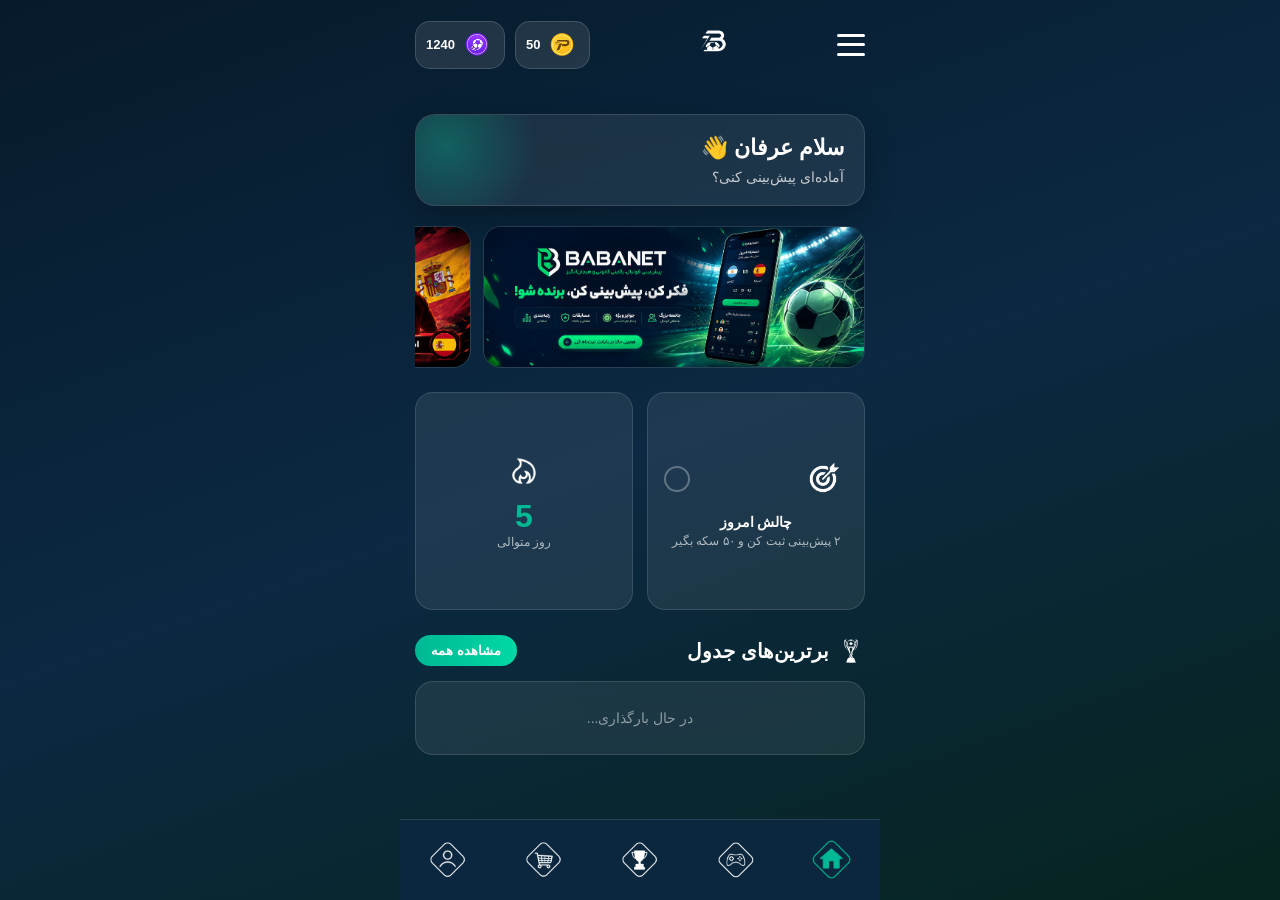
<file: index.html>
<!DOCTYPE html>
<html lang="fa">
<head>
  <meta charset="UTF-8">
  <meta http-equiv="refresh" content="0; url=home.html">
  <title>BABISNET</title>
</head>
<body>
  <script>
    window.location.replace("home.html");
  </script>
</body>
</html>
</file>
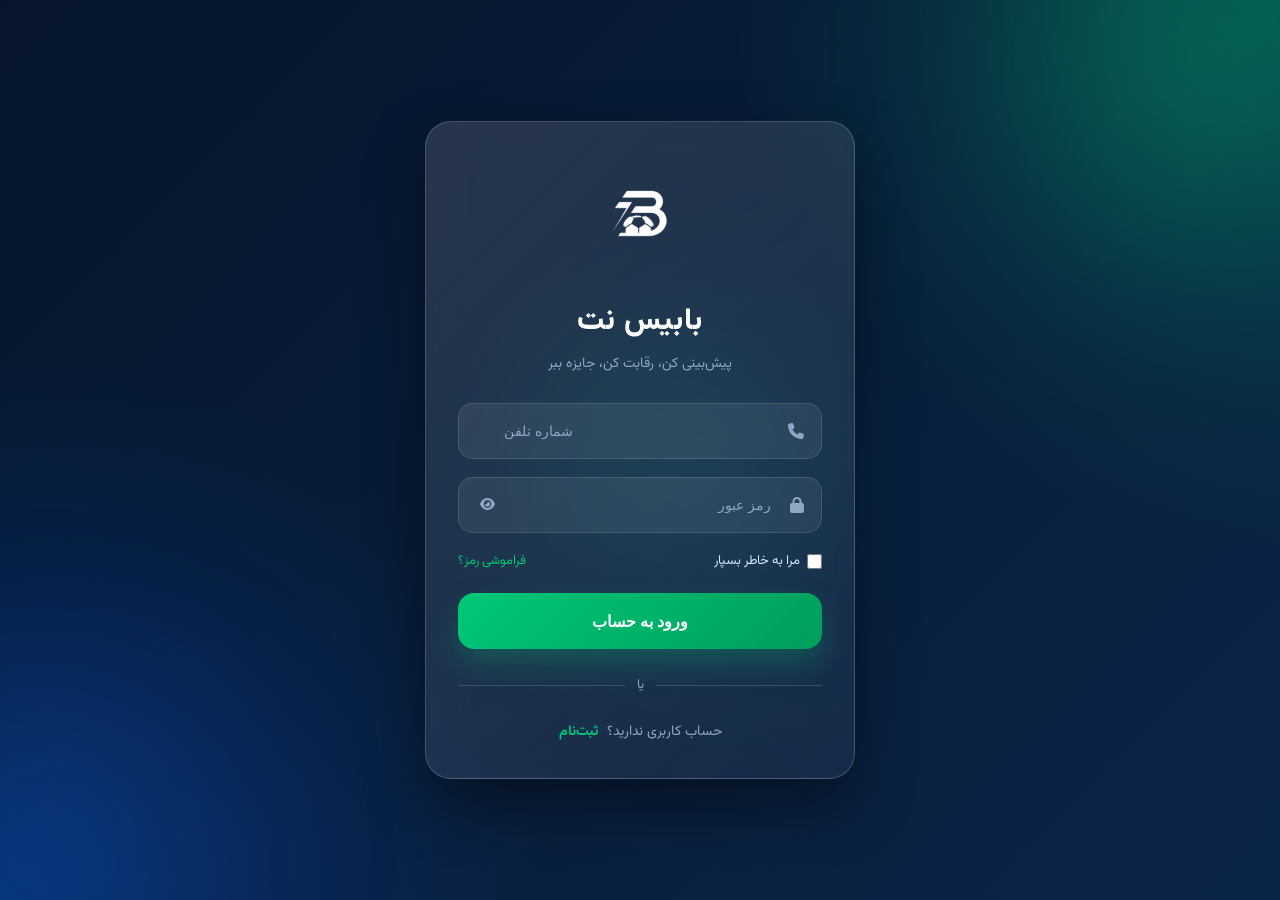
<file: form.html>
<!DOCTYPE html>
<html lang="fa" dir="rtl">

<head>

    <meta charset="UTF-8">
    <meta name="viewport" content="width=device-width, initial-scale=1.0">

    <title>بابیس نت | ورود / ثبت‌نام</title>

    <meta name="theme-color" content="#071A35">

    <link rel="stylesheet" href="form.css">

    <link rel="preconnect" href="https://fonts.googleapis.com">
    <link rel="preconnect" href="https://fonts.gstatic.com" crossorigin>

    <link href="https://fonts.googleapis.com/css2?family=Vazirmatn:wght@300;400;500;600;700;800&display=swap" rel="stylesheet">

    <link rel="stylesheet"
          href="https://cdnjs.cloudflare.com/ajax/libs/font-awesome/6.7.2/css/all.min.css">

</head>

<body>

    <!-- Background -->
    <div class="background">
        <span></span>
        <span></span>
        <span></span>
    </div>

    <!-- Card -->
    <div class="login-card">

        <!-- Logo -->
        <div class="logo">
            <img src="logo.png" alt="بابیس نت">
            <h1>بابیس نت</h1>
            <p id="subtitleText">پیش‌بینی کن، رقابت کن، جایزه ببر</p>
        </div>

        <!-- ====== فرم ====== -->
        <form id="authForm">

            <!-- ====== شماره تلفن ====== -->
            <div class="input-box" id="phoneGroup">
                <i class="fa-solid fa-phone"></i>
                <input
                    type="tel"
                    id="phone"
                    placeholder="شماره تلفن"
                    required>
            </div>

            <!-- ====== نام کامل (فقط ثبت‌نام) ====== -->
            <div class="input-box" id="fullnameGroup" style="display:none;">
                <i class="fa-solid fa-user"></i>
                <input
                    type="text"
                    id="fullname"
                    placeholder="نام و نام خانوادگی">
            </div>

            <!-- ====== رمز عبور ====== -->
            <div class="input-box">
                <i class="fa-solid fa-lock"></i>
                <input
                    id="password"
                    type="password"
                    placeholder="رمز عبور"
                    required>
                <button type="button" class="show-password" id="togglePassword">
                    <i class="fa-solid fa-eye"></i>
                </button>
            </div>

            <!-- ====== کد یکبار مصرف (فقط ثبت‌نام) ====== -->
            <div class="input-box" id="codeGroup" style="display:none;">
                <i class="fa-solid fa-key"></i>
                <input
                    type="text"
                    id="verifyCode"
                    placeholder="کد یکبار مصرف را وارد کنید"
                    maxlength="6">
            </div>

            <!-- ====== تایمر کد (فقط ثبت‌نام) ====== -->
            <div id="timerGroup" style="display:none; text-align:center; color:#91a6c5; font-size:13px; margin-bottom:12px;">
                <span>زمان باقی‌مانده: </span>
                <span id="timerDisplay">02:00</span>
            </div>

            <!-- ====== گزینه‌ها (فقط ورود) ====== -->
            <div class="options" id="loginOptions">
                <label>
                    <input type="checkbox" id="rememberMe">
                    مرا به خاطر بسپار
                </label>
                <a href="#" id="forgotPassword">فراموشی رمز؟</a>
            </div>

            <!-- ====== دکمه اصلی ====== -->
            <button type="submit" class="login-btn" id="submitBtn">ورود به حساب</button>

        </form>

        <!-- ====== جداکننده ====== -->
        <div class="divider">
            <span>یا</span>
        </div>

        <!-- ====== تغییر حالت ====== -->
        <div class="register">
            <span id="switchText">حساب کاربری ندارید؟</span>
            <a href="#" id="switchLink">ثبت‌نام</a>
        </div>

    </div>

    <!-- Footer -->
    <footer></footer>

    <!-- ====== اسکریپت‌ها ====== -->
    <script src="apiform.js"></script>
    <script src="form.js"></script>

</body>

</html>
</file>
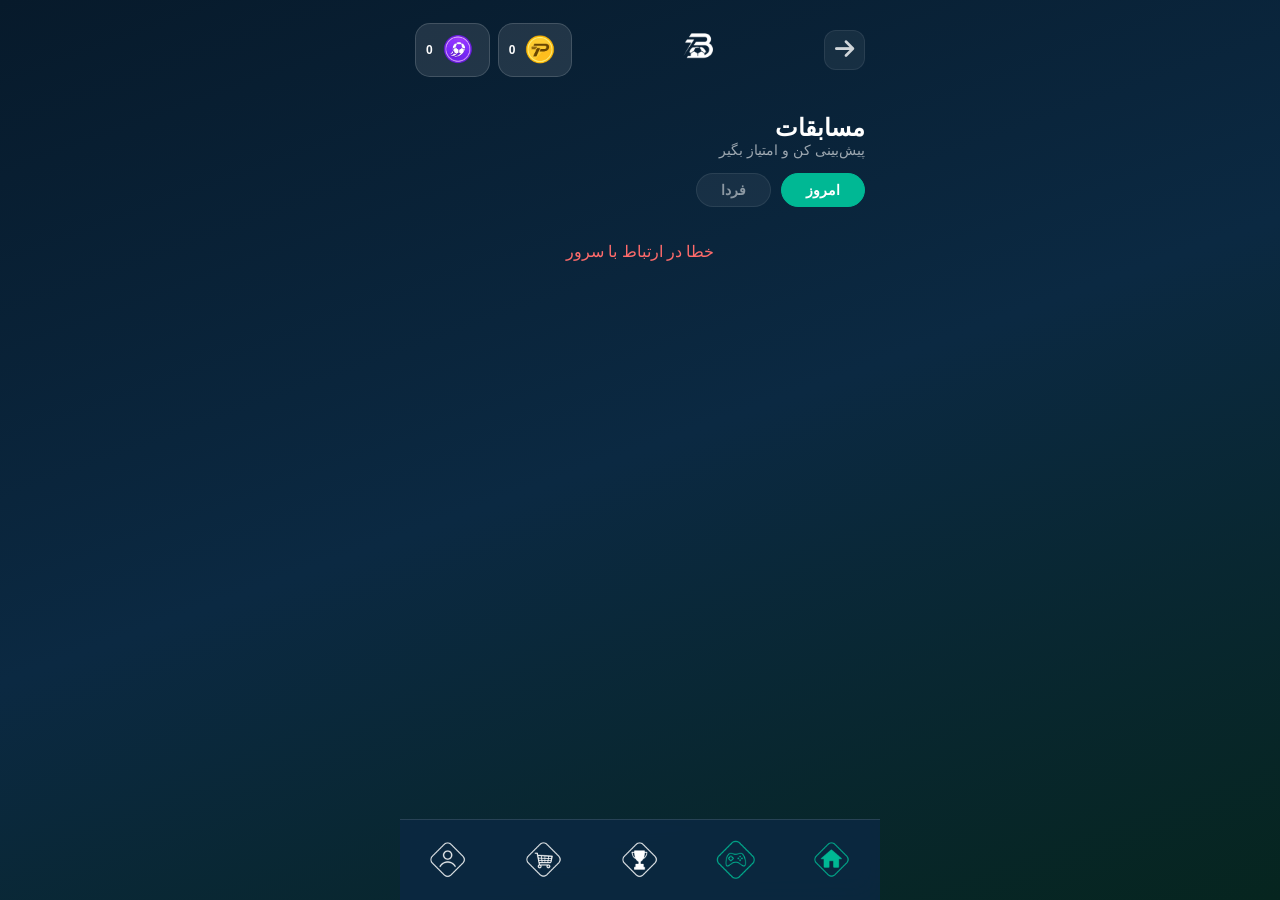
<file: game.html>
<!DOCTYPE html>
<html lang="fa" dir="rtl">

<head>
    <meta charset="UTF-8">
    <meta name="viewport" content="width=device-width, initial-scale=1.0">
    <title>مسابقات | بابیس نت</title>
    <meta name="description" content="پیش‌بینی مسابقات فوتبال و کسب امتیاز در بابیس نت">
    <meta name="theme-color" content="#071A35">

    <meta property="og:title" content="مسابقات | بابیس نت">
    <meta property="og:description" content="پیش‌بینی مسابقات فوتبال و کسب امتیاز">
    <meta property="og:image" content="logo.png">
    <meta property="og:type" content="website">
    <meta property="og:locale" content="fa_IR">

    <link rel="icon" href="favicon.ico" type="image/x-icon">
    <link rel="apple-touch-icon" href="logo.png">

    <link rel="stylesheet" href="game.css">
    <link rel="preconnect" href="https://fonts.googleapis.com">
    <link rel="preconnect" href="https://fonts.gstatic.com" crossorigin>
    <link href="https://fonts.googleapis.com/css2?family=Vazirmatn:wght@300;400;500;600;700;800&display=swap" rel="stylesheet">
    <link rel="stylesheet" href="https://cdnjs.cloudflare.com/ajax/libs/font-awesome/6.7.2/css/all.min.css">
</head>

<body>

    <header class="header">
        <a href="home.html" class="back-btn"><i class="fa-solid fa-arrow-right"></i></a>
        <div class="logo-box"><img src="logo.png" alt="بابیس نت" width="65" height="65"></div>
        <div class="user-info">
            <div class="currency"><img src="proball.png" alt="پروبال" width="42" height="42"><span id="proball-amount">0</span></div>
            <div class="currency"><img src="ballpoint.png" alt="بال پوینت" width="42" height="42"><span id="ballpoint-amount">0</span></div>
        </div>
    </header>

    <main>
        <div class="page-header"><h1>مسابقات</h1><p>پیش‌بینی کن و امتیاز بگیر</p></div>
        <div class="tabs" id="dayTabs">
            <button class="tab-btn active" data-day="today">امروز</button>
            <button class="tab-btn" data-day="tomorrow">فردا</button>
        </div>
        <div class="matches-container" id="matchesContainer"></div>
    </main>

    <!-- مودال‌ها -->
    <div class="modal-overlay" id="predictModal"><div class="modal-box"><div class="modal-header"><h3 id="predictModalTitle">پیش‌بینی</h3><button class="modal-close-btn" id="closePredictModal">✕</button></div><div class="modal-body" id="predictModalBody"></div></div></div>
    <div class="modal-overlay" id="messageModal"><div class="modal-box"><div class="modal-header"><h3 id="msgTitle">پیام</h3><button class="modal-close-btn" id="closeMsgModal">✕</button></div><div class="modal-body" id="msgBody"></div></div></div>

    <!-- نوار پایین با آیکون‌های دوگانه -->
    <nav class="bottom-nav" role="navigation" aria-label="ناوبری اصلی">
        <a href="home.html" class="nav-item" aria-label="صفحه اصلی">
            <img src="homes.png" alt="خانه" class="nav-icon">
            <img src="homes.png" alt="خانه" class="nav-icon-active" style="display:none;">
        </a>
        <a href="game.html" class="nav-item active" aria-label="مسابقات">
            <img src="game.png" alt="مسابقات" class="nav-icon">
            <img src="games.png" alt="مسابقات" class="nav-icon-active" style="display:none;">
        </a>
        <a href="rank.html" class="nav-item" aria-label="جدول رتبه‌بندی">
            <img src="jam.png" alt="جدول" class="nav-icon">
            <img src="jams.png" alt="جدول" class="nav-icon-active" style="display:none;">
        </a>
        <a href="shop.html" class="nav-item" aria-label="فروشگاه">
            <img src="shope.png" alt="فروشگاه" class="nav-icon">
            <img src="shopes.png" alt="فروشگاه" class="nav-icon-active" style="display:none;">
        </a>
        <a href="profile.html" class="nav-item" aria-label="پروفایل کاربر">
            <img src="karbar.png" alt="پروفایل" class="nav-icon">
            <img src="karbars.png" alt="پروفایل" class="nav-icon-active" style="display:none;">
        </a>
    </nav>

    <div class="menu-overlay" id="menuOverlay"></div>
    <nav class="side-menu" id="sideMenu" role="navigation" aria-label="منوی اصلی">
        <div class="menu-header"><button class="menu-close-btn" id="menuCloseBtn">✕</button></div>
        <ul class="menu-items">
            <li><a href="home.html"><img src="homes.png" alt="خانه" class="menu-icon"> خانه</a></li>
            <li><a href="game.html" class="active-page"><img src="game.png" alt="مسابقات" class="menu-icon"> مسابقات</a></li>
            <li><a href="rank.html"><img src="jam.png" alt="جدول" class="menu-icon"> جدول رتبه‌بندی</a></li>
            <li><a href="shop.html"><img src="shope.png" alt="فروشگاه" class="menu-icon"> فروشگاه</a></li>
            <li><a href="profile.html"><img src="karbar.png" alt="پروفایل" class="menu-icon"> پروفایل</a></li>
            <li style="margin-top:20px; border-top:1px solid var(--glass-border); padding-top:12px;">
                <a href="#" id="menuSupport"><img src="call.png" alt="پشتیبانی" class="menu-icon"> پشتیبانی</a>
                <a href="#" id="menuPages"><img src="page.png" alt="صفحات ما" class="menu-icon"> صفحات ما</a>
                <a href="#" id="menuInvite"><img src="friend.png" alt="دعوت دوستان" class="menu-icon"> دعوت دوستان</a>
                <a href="#" id="menuGuide"><img src="help.png" alt="راهنمایی" class="menu-icon"> راهنمایی</a>
                <a href="#" id="menuRules"><img src="ghan.png" alt="قوانین" class="menu-icon"> قوانین</a>
                <a href="#" id="menuGift"><img src="gift.png" alt="جوایز" class="menu-icon"> جوایز</a>
            </li>
            <li style="margin-top:20px; border-top:1px solid var(--glass-border); padding-top:12px;">
                <a href="#" id="menuLogout" style="color:#FF6B6B;"><img src="exit.png" alt="خروج" class="menu-icon"> خروج از حساب</a>
            </li>
        </ul>
    </nav>

    <div class="modal-overlay" id="modalOverlay"><div class="modal-box"><div class="modal-header"><h3 id="modalTitle">عنوان</h3><button class="modal-close-btn" id="modalCloseBtn">✕</button></div><div class="modal-body" id="modalBody">محتوای مودال</div></div></div>

    <script src="api.js"></script>
    <script src="game.js"></script>
</body>

</html>
</file>
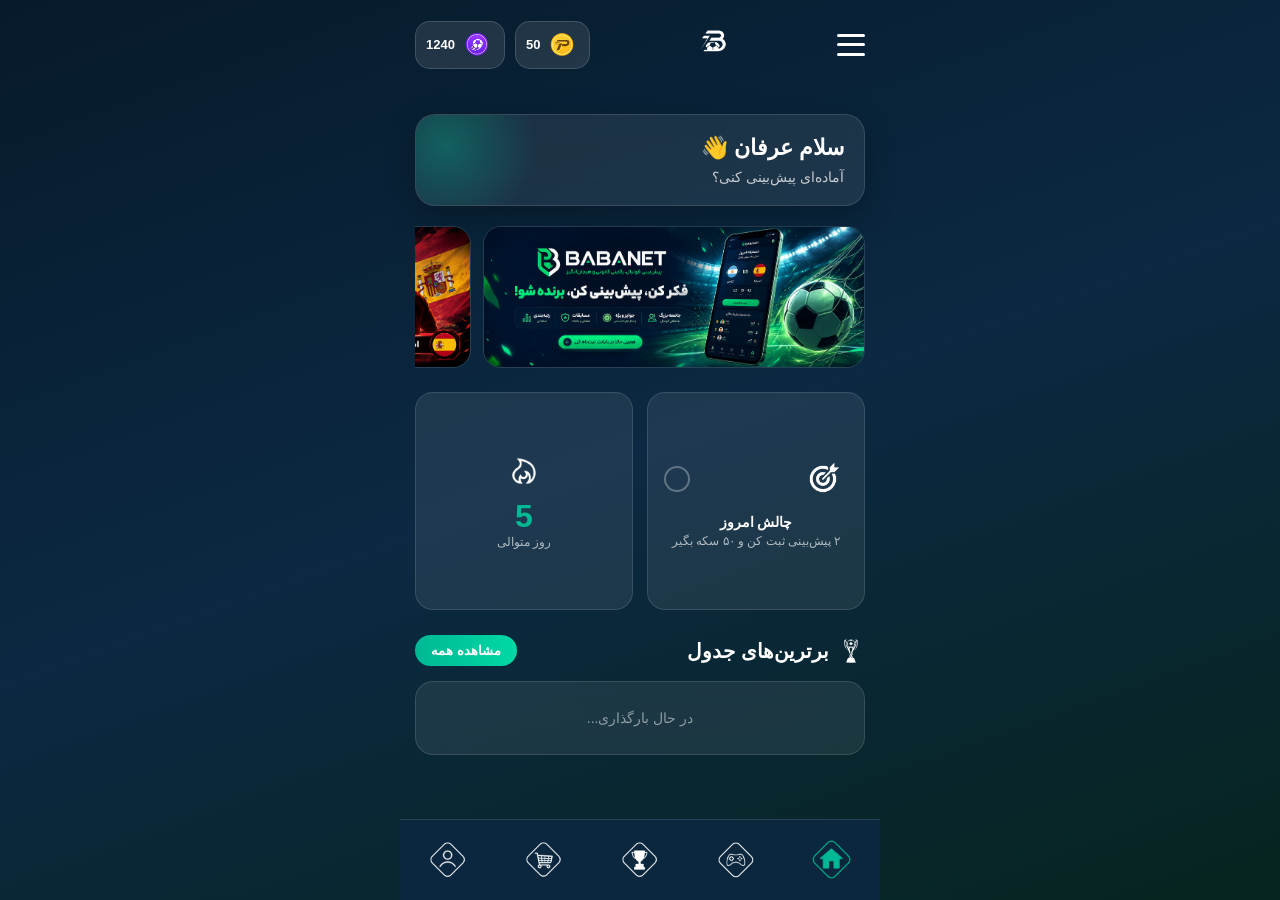
<file: home.html>
<!DOCTYPE html>
<html lang="fa" dir="rtl">

<head>
    <meta charset="UTF-8">
    <meta name="viewport" content="width=device-width, initial-scale=1.0">

    <!-- ====== سئو ====== -->
    <title>بابیس نت | پیش‌بینی فوتبال، مسابقات و جوایز نقدی</title>
    <meta name="description" content="در بابیس نت پیش‌بینی فوتبال کن، امتیاز بگیر، در جدول رتبه‌بندی رقابت کن و جوایز نقدی ببر!">
    <meta name="keywords" content="پیش‌بینی فوتبال, مسابقات فوتبال, جدول رتبه‌بندی, جایزه نقدی, بابیس نت, بازی آنلاین">
    <meta name="author" content="بابیس نت">
    <meta name="robots" content="index, follow">

    <!-- ====== Open Graph ====== -->
    <meta property="og:title" content="بابیس نت | پیش‌بینی فوتبال و جوایز نقدی">
    <meta property="og:description" content="پیش‌بینی کن، امتیاز بگیر و برنده جوایز شو!">
    <meta property="og:image" content="logo.png">
    <meta property="og:url" content="https://babisnet.com">
    <meta property="og:type" content="website">
    <meta property="og:locale" content="fa_IR">

    <!-- ====== Favicon ====== -->
    <link rel="icon" href="favicon.ico" type="image/x-icon">
    <link rel="apple-touch-icon" href="logo.png">

    <link rel="stylesheet" href="home.css">
</head>

<body>

    <!-- Header -->
    <header class="header" role="banner">
        <button class="hamburger-btn" id="hamburgerBtn" aria-label="باز کردن منو">
            <span class="hamburger-line"></span>
            <span class="hamburger-line"></span>
            <span class="hamburger-line"></span>
        </button>

        <div class="logo-box">
            <img src="logo.png" alt="BABANET Logo" width="55" height="55">
        </div>

        <div class="user-info">
            <div class="currency" aria-label="Proball">
                <img src="proball.png" alt="Proball" width="34" height="34">
                <span id="proball-amount">50</span>
            </div>

            <div class="currency" aria-label="Ballpoint">
                <img src="ballpoint.png" alt="Ballpoint" width="34" height="34">
                <span id="ballpoint-amount">1240</span>
            </div>
        </div>
    </header>

    <!-- Main Content -->
    <main role="main">

        <section class="welcome-card" aria-labelledby="welcome-title">
            <div class="welcome-text">
                <h1 id="welcome-title">سلام <span id="username">عرفان</span> 👋</h1>
                <p>آماده‌ای پیش‌بینی کنی؟</p>
            </div>
        </section>

        <section class="banners-section" id="banners-container" aria-label="بنرهای تبلیغاتی">
            <div class="banner-slider">
                <a href="#" class="banner-item" data-id="1" aria-label="بنر تبلیغاتی شماره ۱">
                    <img src="banner1.jpg" alt="بنر تبلیغاتی ویژه" width="400" height="140">
                </a>
                <a href="#" class="banner-item" data-id="2" aria-label="بنر خبری شماره ۲">
                    <img src="banner2.jpg" alt="بنر خبری جدید" width="400" height="140">
                </a>
            </div>
        </section>

        <section class="daily-boxes" aria-label="چالش روزانه و استریک">
            <div class="square-box challenge-box" id="daily-challenge">
                <div class="box-top">
                    <img src="target.png" alt="ماموریت روزانه" class="challenge-icon" id="target-icon" width="50" height="50">
                    <div class="challenge-status" id="challenge-status" role="status" aria-label="وضعیت چالش">✓</div>
                </div>
                <h3>چالش امروز</h3>
                <p>۲ پیش‌بینی ثبت کن و ۵۰ سکه بگیر</p>
            </div>

            <div class="square-box streak-box" id="streak-box">
                <img src="hot.png" alt="استریک روزهای متوالی" class="streak-icon" width="34" height="34">
                <h2 id="streak-count">5</h2>
                <p>روز متوالی</p>
            </div>
        </section>

        <section class="top-rankers-section" aria-labelledby="rank-title">
            <div class="section-header">
                <h2 id="rank-title" class="section-title">
                    <img src="top.png" alt="جام" class="section-icon"> برترین‌های جدول
                </h2>
                <a href="#" class="view-all-btn" id="viewAllRank">مشاهده همه</a>
            </div>
            <div class="top-rankers" id="top-rankers">
                <div class="rank-loading">در حال بارگذاری...</div>
            </div>
        </section>

    </main>

    <!-- ====== نوار پایین (60px) ====== -->
    <nav class="bottom-nav" role="navigation" aria-label="ناوبری اصلی">
        <a href="home.html" class="nav-item active" aria-label="صفحه اصلی">
            <img src="home.png" alt="خانه" class="nav-icon">
            <img src="homes.png" alt="خانه" class="nav-icon-active" style="display:none;">
        </a>
        <a href="game.html" class="nav-item" aria-label="مسابقات">
            <img src="game.png" alt="مسابقات" class="nav-icon">
            <img src="games.png" alt="مسابقات" class="nav-icon-active" style="display:none;">
        </a>
        <a href="rank.html" class="nav-item" aria-label="جدول رتبه‌بندی">
            <img src="jam.png" alt="جدول" class="nav-icon">
            <img src="jams.png" alt="جدول" class="nav-icon-active" style="display:none;">
        </a>
        <a href="shop.html" class="nav-item" aria-label="فروشگاه">
            <img src="shope.png" alt="فروشگاه" class="nav-icon">
            <img src="shopes.png" alt="فروشگاه" class="nav-icon-active" style="display:none;">
        </a>
        <a href="profile.html" class="nav-item" aria-label="پروفایل کاربر">
            <img src="karbar.png" alt="پروفایل" class="nav-icon">
            <img src="karbars.png" alt="پروفایل" class="nav-icon-active" style="display:none;">
        </a>
    </nav>

    <div class="menu-overlay" id="menuOverlay"></div>

    <nav class="side-menu" id="sideMenu" role="navigation" aria-label="منوی اصلی">
        <ul class="menu-items">
            <li><a href="home.html" class="active-page"><img src="homes.png" alt="خانه" class="menu-icon"> خانه</a></li>
            <li><a href="game.html"><img src="game.png" alt="مسابقات" class="menu-icon"> مسابقات</a></li>
            <li><a href="rank.html"><img src="jam.png" alt="جدول" class="menu-icon"> جدول رتبه‌بندی</a></li>
            <li><a href="shop.html"><img src="shope.png" alt="فروشگاه" class="menu-icon"> فروشگاه</a></li>
            <li><a href="profile.html"><img src="karbar.png" alt="پروفایل" class="menu-icon"> پروفایل</a></li>
            <li style="margin-top:20px; border-top:1px solid var(--glass-border); padding-top:12px;">
                <a href="#" id="menuSupport"><img src="call.png" alt="پشتیبانی" class="menu-icon"> پشتیبانی</a>
                <a href="#" id="menuPages"><img src="page.png" alt="صفحات ما" class="menu-icon"> صفحات ما</a>
                <a href="#" id="menuInvite"><img src="friend.png" alt="دعوت دوستان" class="menu-icon"> دعوت دوستان</a>
                <a href="#" id="menuGuide"><img src="help.png" alt="راهنمایی" class="menu-icon"> راهنمایی</a>
                <a href="#" id="menuRules"><img src="ghan.png" alt="قوانین" class="menu-icon"> قوانین</a>
                <a href="#" id="menuGift"><img src="gift.png" alt="جوایز" class="menu-icon"> جوایز</a>
            </li>
            <li style="margin-top:20px; border-top:1px solid var(--glass-border); padding-top:12px;">
                <a href="#" id="menuLogout" style="color:#FF6B6B;"><img src="exit.png" alt="خروج" class="menu-icon"> خروج از حساب</a>
            </li>
        </ul>
    </nav>

    <div class="modal-overlay" id="modalOverlay">
        <div class="modal-box">
            <div class="modal-header">
                <h3 id="modalTitle">عنوان</h3>
                <button class="modal-close-btn" id="modalCloseBtn">✕</button>
            </div>
            <div class="modal-body" id="modalBody">محتوای مودال</div>
        </div>
    </div>

    <script src="api.js"></script>
    <script src="home.js"></script>

</body>

</html>
</file>
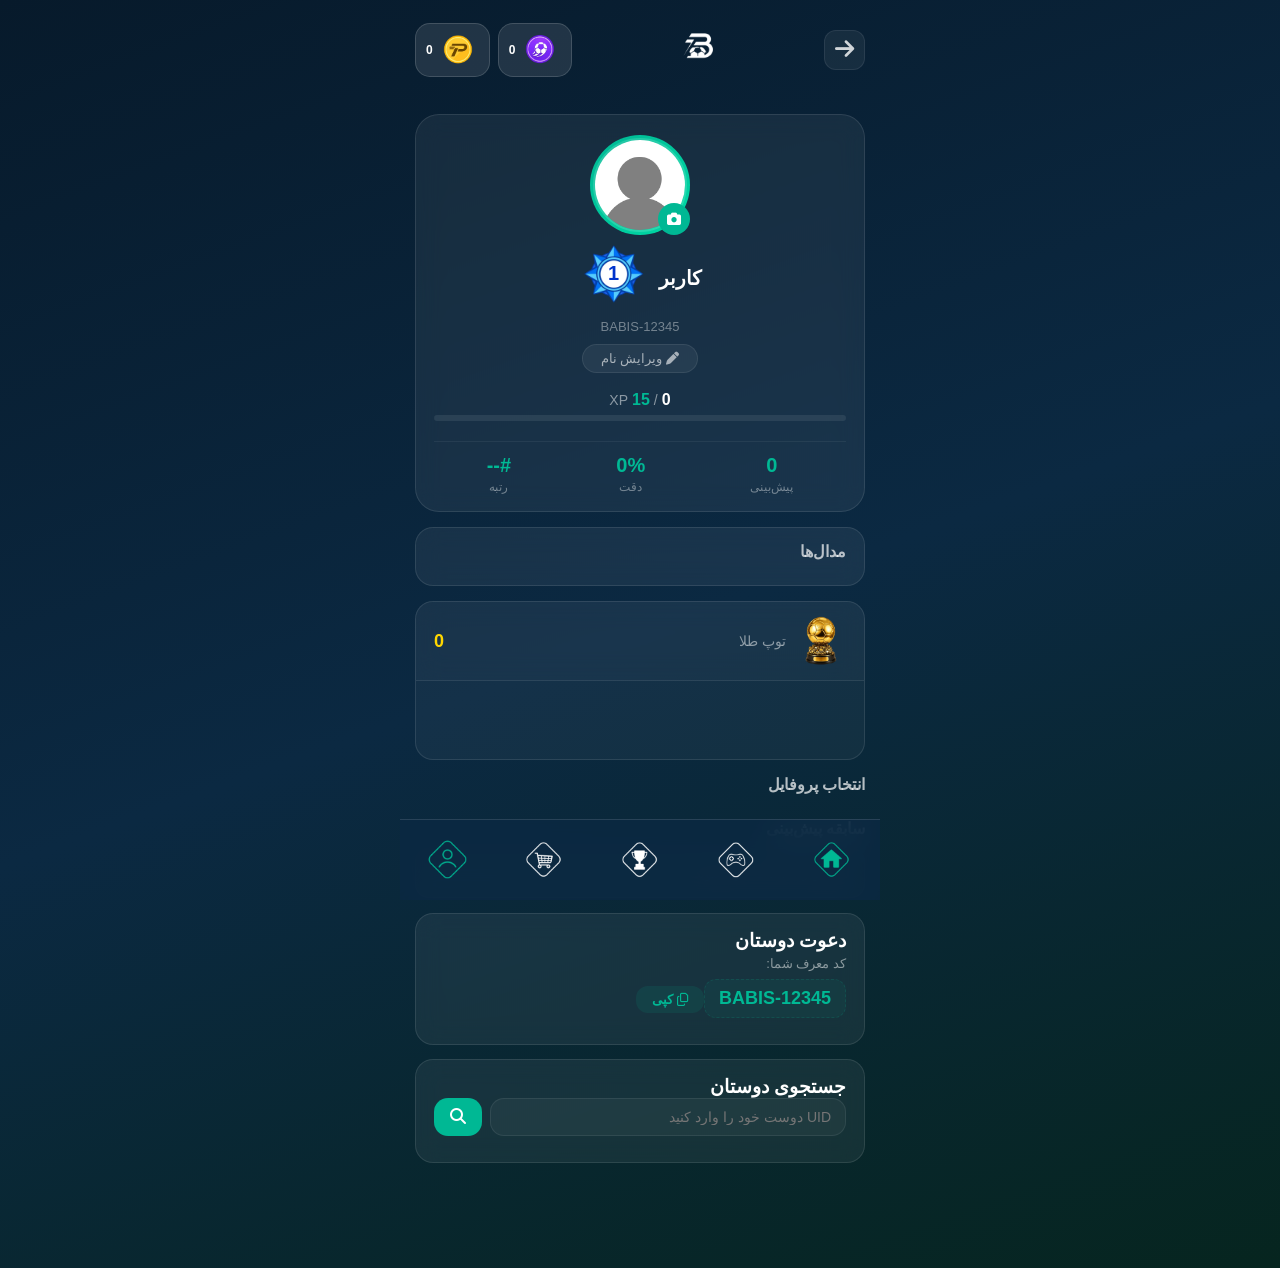
<file: profile.html>
<!DOCTYPE html>
<html lang="fa" dir="rtl">

<head>
    <meta charset="UTF-8">
    <meta name="viewport" content="width=device-width, initial-scale=1.0">
    <title>پروفایل | بابیس نت</title>
    <meta name="description" content="پروفایل کاربری بابیس نت - مشاهده اطلاعات، آمار، مدال‌ها، ویترین توپ طلا و سابقه پیش‌بینی">
    <meta name="theme-color" content="#071A35">

    <meta property="og:title" content="پروفایل | بابیس نت">
    <meta property="og:description" content="پروفایل کاربری بابیس نت">
    <meta property="og:image" content="logo.png">
    <meta property="og:type" content="website">
    <meta property="og:locale" content="fa_IR">

    <link rel="icon" href="favicon.ico" type="image/x-icon">
    <link rel="apple-touch-icon" href="logo.png">

    <link rel="stylesheet" href="profile.css">
    <link rel="preconnect" href="https://fonts.googleapis.com">
    <link rel="preconnect" href="https://fonts.gstatic.com" crossorigin>
    <link href="https://fonts.googleapis.com/css2?family=Vazirmatn:wght@300;400;500;600;700;800&display=swap" rel="stylesheet">
    <link rel="stylesheet" href="https://cdnjs.cloudflare.com/ajax/libs/font-awesome/6.7.2/css/all.min.css">
</head>

<body>

    <header class="header">
        <a href="home.html" class="back-btn"><i class="fa-solid fa-arrow-right"></i></a>
        <div class="logo-box"><img src="logo.png" alt="بابیس نت" width="65" height="65"></div>
        <div class="user-info">
            <div class="currency"><img src="ballpoint.png" alt="بال پوینت" width="42" height="42"><span id="ballpoint-amount">0</span></div>
            <div class="currency"><img src="proball.png" alt="پروبال" width="42" height="42"><span id="proball-amount">0</span></div>
        </div>
    </header>

    <main>
        <!-- کارت پروفایل -->
        <section class="profile-card">
            <div class="profile-avatar"><img src="hich.png" alt="پروفایل کاربر" id="profileImage"><button class="edit-avatar-btn" id="editAvatarBtn"><i class="fa-solid fa-camera"></i></button></div>
            <div class="profile-info">
                <div class="name-level-container">
                    <h2 id="username">کاربر</h2>
                    <div class="level-container" id="levelContainer">
                        <div class="level-icon-wrapper"><img src="level.webp" alt="لول" class="level-icon" id="levelIcon"><span class="level-number" id="levelNumber">1</span></div>
                    </div>
                </div>
                <p class="uid" id="userUID">BABIS-12345</p>
                <button class="edit-name-btn" id="editNameBtn"><i class="fa-solid fa-pen"></i> ویرایش نام</button>
            </div>
            <div class="xp-progress-container">
                <div class="xp-info"><span class="xp-current" id="xpCurrent">0</span><span class="xp-separator">/</span><span class="xp-required" id="xpRequired">15</span><span class="xp-label">XP</span></div>
                <div class="xp-progress-bar"><div class="xp-progress-fill" id="xpProgressFill" style="width:0%;"></div></div>
            </div>
            <div class="quick-stats">
                <div class="stat-item"><span class="stat-number" id="predictCount">0</span><span class="stat-label">پیش‌بینی</span></div>
                <div class="stat-item"><span class="stat-number" id="accuracyPercent">0%</span><span class="stat-label">دقت</span></div>
                <div class="stat-item"><span class="stat-number" id="userRank">#--</span><span class="stat-label">رتبه</span></div>
            </div>
        </section>

        <!-- مدال‌ها -->
        <section class="badges-section"><div class="medals-box"><h3>مدال‌ها</h3><div class="medals-container" id="medalsContainer"></div></div></section>

        <!-- توپ طلا -->
        <section class="golden-unified-section">
            <div class="golden-unified-header"><img src="gold.webp" alt="توپ طلا" class="gold-icon" width="50" height="50"><span class="gold-label">توپ طلا</span><span class="gold-count" id="goldCount">0</span></div>
            <div class="golden-unified-container" id="goldenUnifiedContainer"></div>
        </section>

        <!-- انتخاب پروفایل -->
        <section class="profile-select-section"><h3>انتخاب پروفایل</h3><div class="profile-select-container" id="profileSelectContainer"></div></section>

        <!-- سابقه پیش‌بینی -->
        <section class="history-section"><h3>سابقه پیش‌بینی</h3><div class="history-container" id="historyContainer"></div></section>

        <!-- دعوت دوستان و جستجوی UID -->
        <section class="referral-section">
            <div class="referral-box"><h3>دعوت دوستان</h3><p>کد معرف شما:</p><div class="referral-code" id="referralCode">BABIS-12345</div><button class="copy-btn" id="copyReferralBtn"><i class="fa-regular fa-copy"></i> کپی</button></div>
            <div class="search-box"><h3>جستجوی دوستان</h3><div class="search-input-group"><input type="text" id="searchUID" placeholder="UID دوست خود را وارد کنید"><button id="searchBtn"><i class="fa-solid fa-search"></i></button></div><div id="searchResult" class="search-result"></div></div>
        </section>
    </main>

    <!-- مودال‌ها -->
    <div class="modal-overlay" id="editNameModal"><div class="modal-box"><div class="modal-header"><h3>ویرایش نام</h3><button class="modal-close-btn" id="closeEditNameModal">✕</button></div><div class="modal-body"><input type="text" id="newNameInput" placeholder="نام جدید" maxlength="30"><button class="save-btn" id="saveNameBtn">ذخیره</button></div></div></div>
    <div class="modal-overlay" id="messageModal"><div class="modal-box"><div class="modal-header"><h3 id="msgTitle">پیام</h3><button class="modal-close-btn" id="closeMsgModal">✕</button></div><div class="modal-body" id="msgBody"></div></div></div>

    <!-- نوار پایین با آیکون‌های دوگانه -->
    <nav class="bottom-nav" role="navigation" aria-label="ناوبری اصلی">
        <a href="home.html" class="nav-item" aria-label="صفحه اصلی">
            <img src="homes.png" alt="خانه" class="nav-icon">
            <img src="homes.png" alt="خانه" class="nav-icon-active" style="display:none;">
        </a>
        <a href="game.html" class="nav-item" aria-label="مسابقات">
            <img src="game.png" alt="مسابقات" class="nav-icon">
            <img src="games.png" alt="مسابقات" class="nav-icon-active" style="display:none;">
        </a>
        <a href="rank.html" class="nav-item" aria-label="جدول رتبه‌بندی">
            <img src="jam.png" alt="جدول" class="nav-icon">
            <img src="jams.png" alt="جدول" class="nav-icon-active" style="display:none;">
        </a>
        <a href="shop.html" class="nav-item" aria-label="فروشگاه">
            <img src="shope.png" alt="فروشگاه" class="nav-icon">
            <img src="shopes.png" alt="فروشگاه" class="nav-icon-active" style="display:none;">
        </a>
        <a href="profile.html" class="nav-item active" aria-label="پروفایل کاربر">
            <img src="karbar.png" alt="پروفایل" class="nav-icon">
            <img src="karbars.png" alt="پروفایل" class="nav-icon-active" style="display:none;">
        </a>
    </nav>

    <div class="menu-overlay" id="menuOverlay"></div>
    <nav class="side-menu" id="sideMenu" role="navigation" aria-label="منوی اصلی">
        <div class="menu-header"><button class="menu-close-btn" id="menuCloseBtn">✕</button></div>
        <ul class="menu-items">
            <li><a href="home.html"><img src="homes.png" alt="خانه" class="menu-icon"> خانه</a></li>
            <li><a href="game.html"><img src="game.png" alt="مسابقات" class="menu-icon"> مسابقات</a></li>
            <li><a href="rank.html"><img src="jam.png" alt="جدول" class="menu-icon"> جدول رتبه‌بندی</a></li>
            <li><a href="shop.html"><img src="shope.png" alt="فروشگاه" class="menu-icon"> فروشگاه</a></li>
            <li><a href="profile.html" class="active-page"><img src="karbar.png" alt="پروفایل" class="menu-icon"> پروفایل</a></li>
            <li style="margin-top:20px; border-top:1px solid var(--glass-border); padding-top:12px;">
                <a href="#" id="menuSupport"><img src="call.png" alt="پشتیبانی" class="menu-icon"> پشتیبانی</a>
                <a href="#" id="menuPages"><img src="page.png" alt="صفحات ما" class="menu-icon"> صفحات ما</a>
                <a href="#" id="menuInvite"><img src="friend.png" alt="دعوت دوستان" class="menu-icon"> دعوت دوستان</a>
                <a href="#" id="menuGuide"><img src="help.png" alt="راهنمایی" class="menu-icon"> راهنمایی</a>
                <a href="#" id="menuRules"><img src="ghan.png" alt="قوانین" class="menu-icon"> قوانین</a>
                <a href="#" id="menuGift"><img src="gift.png" alt="جوایز" class="menu-icon"> جوایز</a>
            </li>
            <li style="margin-top:20px; border-top:1px solid var(--glass-border); padding-top:12px;">
                <a href="#" id="menuLogout" style="color:#FF6B6B;"><img src="exit.png" alt="خروج" class="menu-icon"> خروج از حساب</a>
            </li>
        </ul>
    </nav>

    <div class="modal-overlay" id="modalOverlay"><div class="modal-box"><div class="modal-header"><h3 id="modalTitle">عنوان</h3><button class="modal-close-btn" id="modalCloseBtn">✕</button></div><div class="modal-body" id="modalBody">محتوای مودال</div></div></div>

    <script src="api.js"></script>
    <script src="profile.js"></script>
</body>

</html>
</file>
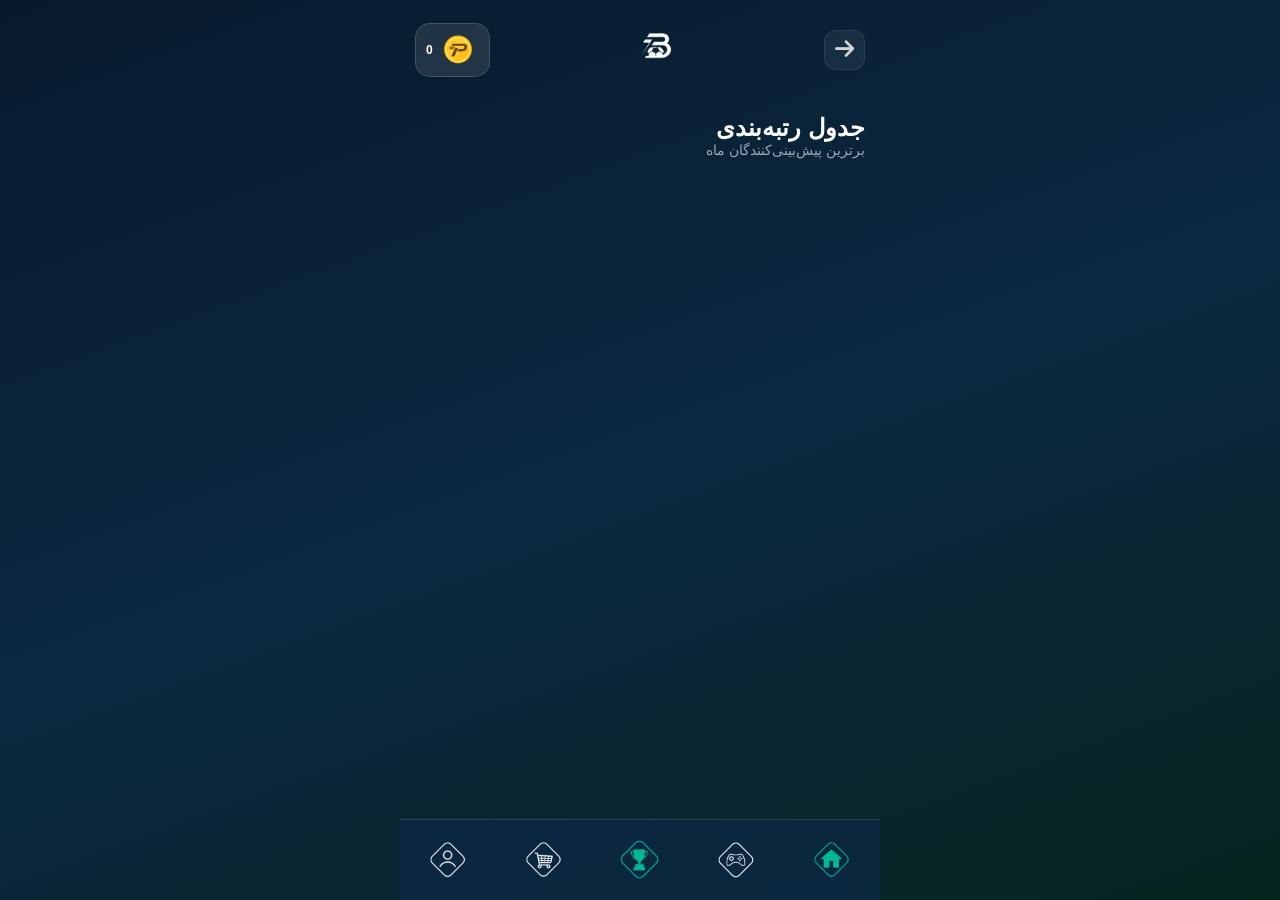
<file: rank.html>
<!DOCTYPE html>
<html lang="fa" dir="rtl">

<head>
    <meta charset="UTF-8">
    <meta name="viewport" content="width=device-width, initial-scale=1.0">
    <title>جدول رتبه‌بندی | بابیس نت</title>
    <meta name="description" content="جدول رتبه‌بندی کاربران بابیس نت - برترین پیش‌بینی‌کنندگان فوتبال">
    <meta name="theme-color" content="#071A35">

    <meta property="og:title" content="جدول رتبه‌بندی | بابیس نت">
    <meta property="og:description" content="جدول رتبه‌بندی کاربران بابیس نت">
    <meta property="og:image" content="logo.png">
    <meta property="og:type" content="website">
    <meta property="og:locale" content="fa_IR">

    <link rel="icon" href="favicon.ico" type="image/x-icon">
    <link rel="apple-touch-icon" href="logo.png">

    <link rel="stylesheet" href="rank.css">
    <link rel="preconnect" href="https://fonts.googleapis.com">
    <link rel="preconnect" href="https://fonts.gstatic.com" crossorigin>
    <link href="https://fonts.googleapis.com/css2?family=Vazirmatn:wght@300;400;500;600;700;800&display=swap" rel="stylesheet">
    <link rel="stylesheet" href="https://cdnjs.cloudflare.com/ajax/libs/font-awesome/6.7.2/css/all.min.css">
</head>

<body>

    <header class="header">
        <a href="home.html" class="back-btn"><i class="fa-solid fa-arrow-right"></i></a>
        <div class="logo-box"><img src="logo.png" alt="بابیس نت" width="65" height="65"></div>
        <div class="user-info">
            <div class="currency"><img src="proball.png" alt="پروبال" width="42" height="42"><span id="proball-amount">0</span></div>
        </div>
    </header>

    <main>
        <div class="page-header"><h1>جدول رتبه‌بندی</h1><p>برترین پیش‌بینی‌کنندگان ماه</p></div>
        <div class="top-three" id="topThree"></div>
        <div class="rank-list" id="rankList"></div>
    </main>

    <!-- مودال اطلاعات کاربر -->
    <div class="modal-overlay" id="userModal"><div class="modal-box"><div class="modal-header"><h3 id="modalUsername">نام کاربر</h3><button class="modal-close-btn" id="closeUserModal">✕</button></div><div class="modal-body" id="modalBody"></div></div></div>

    <!-- نوار پایین با آیکون‌های دوگانه -->
    <nav class="bottom-nav" role="navigation" aria-label="ناوبری اصلی">
        <a href="home.html" class="nav-item" aria-label="صفحه اصلی">
            <img src="homes.png" alt="خانه" class="nav-icon">
            <img src="homes.png" alt="خانه" class="nav-icon-active" style="display:none;">
        </a>
        <a href="game.html" class="nav-item" aria-label="مسابقات">
            <img src="game.png" alt="مسابقات" class="nav-icon">
            <img src="games.png" alt="مسابقات" class="nav-icon-active" style="display:none;">
        </a>
        <a href="rank.html" class="nav-item active" aria-label="جدول رتبه‌بندی">
            <img src="jam.png" alt="جدول" class="nav-icon">
            <img src="jams.png" alt="جدول" class="nav-icon-active" style="display:none;">
        </a>
        <a href="shop.html" class="nav-item" aria-label="فروشگاه">
            <img src="shope.png" alt="فروشگاه" class="nav-icon">
            <img src="shopes.png" alt="فروشگاه" class="nav-icon-active" style="display:none;">
        </a>
        <a href="profile.html" class="nav-item" aria-label="پروفایل کاربر">
            <img src="karbar.png" alt="پروفایل" class="nav-icon">
            <img src="karbars.png" alt="پروفایل" class="nav-icon-active" style="display:none;">
        </a>
    </nav>

    <div class="menu-overlay" id="menuOverlay"></div>
    <nav class="side-menu" id="sideMenu" role="navigation" aria-label="منوی اصلی">
        <div class="menu-header"><button class="menu-close-btn" id="menuCloseBtn">✕</button></div>
        <ul class="menu-items">
            <li><a href="home.html"><img src="homes.png" alt="خانه" class="menu-icon"> خانه</a></li>
            <li><a href="game.html"><img src="game.png" alt="مسابقات" class="menu-icon"> مسابقات</a></li>
            <li><a href="rank.html" class="active-page"><img src="jam.png" alt="جدول" class="menu-icon"> جدول رتبه‌بندی</a></li>
            <li><a href="shop.html"><img src="shope.png" alt="فروشگاه" class="menu-icon"> فروشگاه</a></li>
            <li><a href="profile.html"><img src="karbar.png" alt="پروفایل" class="menu-icon"> پروفایل</a></li>
            <li style="margin-top:20px; border-top:1px solid var(--glass-border); padding-top:12px;">
                <a href="#" id="menuSupport"><img src="call.png" alt="پشتیبانی" class="menu-icon"> پشتیبانی</a>
                <a href="#" id="menuPages"><img src="page.png" alt="صفحات ما" class="menu-icon"> صفحات ما</a>
                <a href="#" id="menuInvite"><img src="friend.png" alt="دعوت دوستان" class="menu-icon"> دعوت دوستان</a>
                <a href="#" id="menuGuide"><img src="help.png" alt="راهنمایی" class="menu-icon"> راهنمایی</a>
                <a href="#" id="menuRules"><img src="ghan.png" alt="قوانین" class="menu-icon"> قوانین</a>
                <a href="#" id="menuGift"><img src="gift.png" alt="جوایز" class="menu-icon"> جوایز</a>
            </li>
            <li style="margin-top:20px; border-top:1px solid var(--glass-border); padding-top:12px;">
                <a href="#" id="menuLogout" style="color:#FF6B6B;"><img src="exit.png" alt="خروج" class="menu-icon"> خروج از حساب</a>
            </li>
        </ul>
    </nav>

    <div class="modal-overlay" id="modalOverlay"><div class="modal-box"><div class="modal-header"><h3 id="modalTitle">عنوان</h3><button class="modal-close-btn" id="modalCloseBtn">✕</button></div><div class="modal-body" id="modalBody">محتوای مودال</div></div></div>

    <script src="api.js"></script>
    <script src="rank.js"></script>
</body>

</html>
</file>
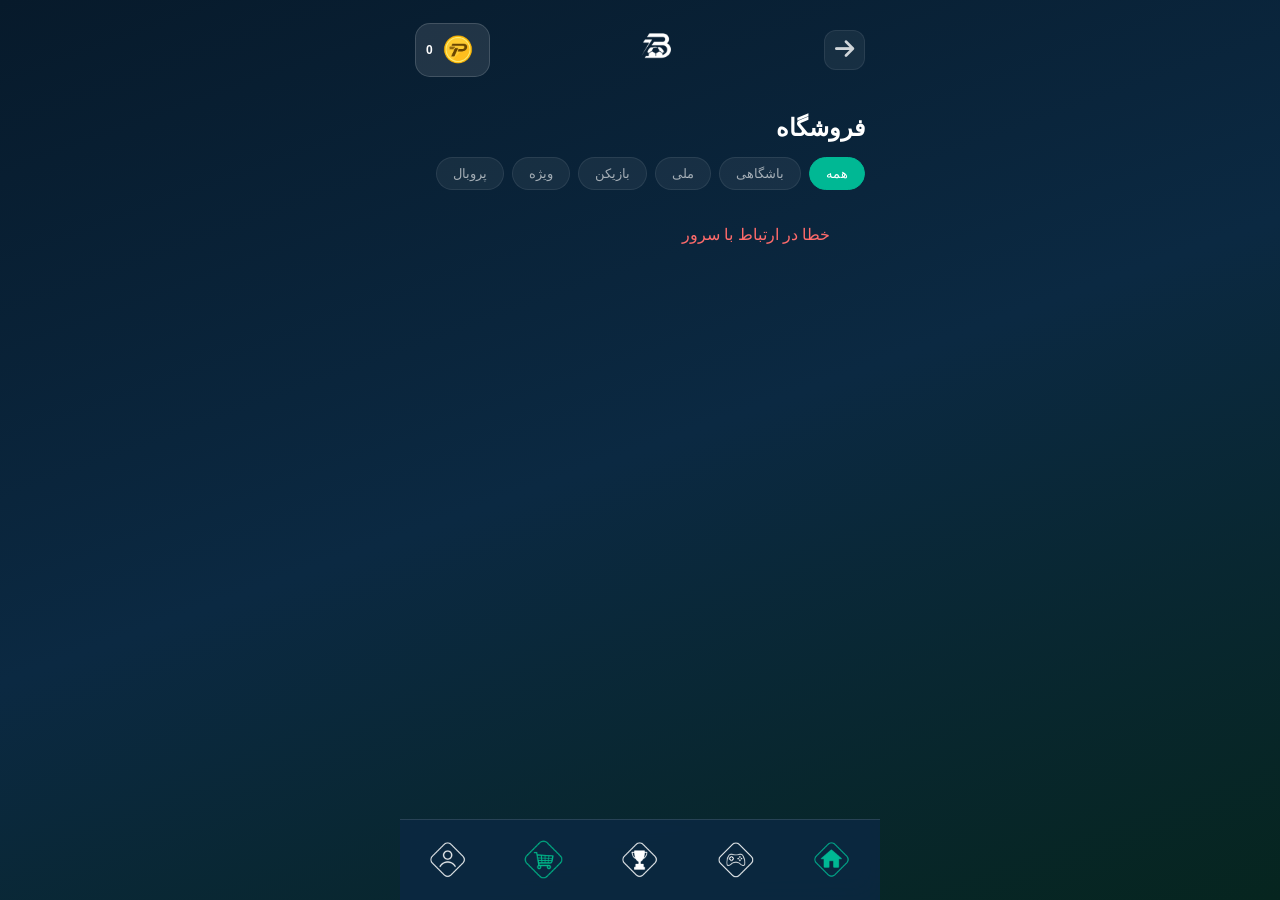
<file: shop.html>
<!DOCTYPE html>
<html lang="fa" dir="rtl">

<head>
    <meta charset="UTF-8">
    <meta name="viewport" content="width=device-width, initial-scale=1.0">
    <title>فروشگاه | بابیس نت</title>
    <meta name="description" content="فروشگاه بابیس نت - خرید پروفایل، توپ طلا، اشتراک VIP و پروبال">
    <meta name="theme-color" content="#071A35">

    <meta property="og:title" content="فروشگاه | بابیس نت">
    <meta property="og:description" content="خرید پروفایل، توپ طلا، اشتراک VIP و پروبال">
    <meta property="og:image" content="logo.png">
    <meta property="og:type" content="website">
    <meta property="og:locale" content="fa_IR">

    <link rel="icon" href="favicon.ico" type="image/x-icon">
    <link rel="apple-touch-icon" href="logo.png">

    <link rel="stylesheet" href="shop.css">
    <link rel="preconnect" href="https://fonts.googleapis.com">
    <link rel="preconnect" href="https://fonts.gstatic.com" crossorigin>
    <link href="https://fonts.googleapis.com/css2?family=Vazirmatn:wght@300;400;500;600;700;800&display=swap" rel="stylesheet">
    <link rel="stylesheet" href="https://cdnjs.cloudflare.com/ajax/libs/font-awesome/6.7.2/css/all.min.css">
</head>

<body>

    <header class="header">
        <a href="home.html" class="back-btn"><i class="fa-solid fa-arrow-right"></i></a>
        <div class="logo-box"><img src="logo.png" alt="بابیس نت" width="65" height="65"></div>
        <div class="user-info">
            <div class="currency"><img src="proball.png" alt="پروبال" width="42" height="42"><span id="proball-amount">0</span></div>
        </div>
    </header>

    <main>
        <div class="shop-header"><h1>فروشگاه</h1></div>
        <div class="category-tabs" id="categoryTabs">
            <button class="cat-btn active" data-category="all">همه</button>
            <button class="cat-btn" data-category="club">باشگاهی</button>
            <button class="cat-btn" data-category="national">ملی</button>
            <button class="cat-btn" data-category="player">بازیکن</button>
            <button class="cat-btn" data-category="special">ویژه</button>
            <button class="cat-btn" data-category="proball">پروبال</button>
        </div>
        <div class="shop-grid" id="shopGrid"></div>
    </main>

    <!-- مودال خرید -->
    <div class="modal-overlay" id="modalOverlay"><div class="modal-box"><div class="modal-header"><h3 id="modalTitle">خرید</h3><button class="modal-close-btn" id="modalCloseBtn">✕</button></div><div class="modal-body" id="modalBody"></div></div></div>

    <!-- نوار پایین با آیکون‌های دوگانه -->
    <nav class="bottom-nav" role="navigation" aria-label="ناوبری اصلی">
        <a href="home.html" class="nav-item" aria-label="صفحه اصلی">
            <img src="homes.png" alt="خانه" class="nav-icon">
            <img src="homes.png" alt="خانه" class="nav-icon-active" style="display:none;">
        </a>
        <a href="game.html" class="nav-item" aria-label="مسابقات">
            <img src="game.png" alt="مسابقات" class="nav-icon">
            <img src="games.png" alt="مسابقات" class="nav-icon-active" style="display:none;">
        </a>
        <a href="rank.html" class="nav-item" aria-label="جدول رتبه‌بندی">
            <img src="jam.png" alt="جدول" class="nav-icon">
            <img src="jams.png" alt="جدول" class="nav-icon-active" style="display:none;">
        </a>
        <a href="shop.html" class="nav-item active" aria-label="فروشگاه">
            <img src="shope.png" alt="فروشگاه" class="nav-icon">
            <img src="shopes.png" alt="فروشگاه" class="nav-icon-active" style="display:none;">
        </a>
        <a href="profile.html" class="nav-item" aria-label="پروفایل کاربر">
            <img src="karbar.png" alt="پروفایل" class="nav-icon">
            <img src="karbars.png" alt="پروفایل" class="nav-icon-active" style="display:none;">
        </a>
    </nav>

    <div class="menu-overlay" id="menuOverlay"></div>
    <nav class="side-menu" id="sideMenu" role="navigation" aria-label="منوی اصلی">
        <div class="menu-header"><button class="menu-close-btn" id="menuCloseBtn">✕</button></div>
        <ul class="menu-items">
            <li><a href="home.html"><img src="homes.png" alt="خانه" class="menu-icon"> خانه</a></li>
            <li><a href="game.html"><img src="game.png" alt="مسابقات" class="menu-icon"> مسابقات</a></li>
            <li><a href="rank.html"><img src="jam.png" alt="جدول" class="menu-icon"> جدول رتبه‌بندی</a></li>
            <li><a href="shop.html" class="active-page"><img src="shope.png" alt="فروشگاه" class="menu-icon"> فروشگاه</a></li>
            <li><a href="profile.html"><img src="karbar.png" alt="پروفایل" class="menu-icon"> پروفایل</a></li>
            <li style="margin-top:20px; border-top:1px solid var(--glass-border); padding-top:12px;">
                <a href="#" id="menuSupport"><img src="call.png" alt="پشتیبانی" class="menu-icon"> پشتیبانی</a>
                <a href="#" id="menuPages"><img src="page.png" alt="صفحات ما" class="menu-icon"> صفحات ما</a>
                <a href="#" id="menuInvite"><img src="friend.png" alt="دعوت دوستان" class="menu-icon"> دعوت دوستان</a>
                <a href="#" id="menuGuide"><img src="help.png" alt="راهنمایی" class="menu-icon"> راهنمایی</a>
                <a href="#" id="menuRules"><img src="ghan.png" alt="قوانین" class="menu-icon"> قوانین</a>
                <a href="#" id="menuGift"><img src="gift.png" alt="جوایز" class="menu-icon"> جوایز</a>
            </li>
            <li style="margin-top:20px; border-top:1px solid var(--glass-border); padding-top:12px;">
                <a href="#" id="menuLogout" style="color:#FF6B6B;"><img src="exit.png" alt="خروج" class="menu-icon"> خروج از حساب</a>
            </li>
        </ul>
    </nav>

    <div class="modal-overlay" id="modalOverlay"><div class="modal-box"><div class="modal-header"><h3 id="modalTitle">عنوان</h3><button class="modal-close-btn" id="modalCloseBtn">✕</button></div><div class="modal-body" id="modalBody">محتوای مودال</div></div></div>

    <script src="api.js"></script>
    <script src="shop.js"></script>
</body>

</html>
</file>
<file: form.css>
/* =========================
   بابیس نت - LOGIN CSS
========================= */

:root {
    --bg: #06152b;
    --bg-light: #0b2548;
    --green: #00c878;
    --green-dark: #009e5c;
    --white: #ffffff;
    --text: #d8e5ff;
    --muted: #91a6c5;
}

* {
    margin: 0;
    padding: 0;
    box-sizing: border-box;
}

html,
body {
    width: 100%;
    height: 100%;
    overflow: hidden;
}

body {
    font-family: "Vazirmatn", "IRANSans", "Tahoma", sans-serif;
    display: flex;
    justify-content: center;
    align-items: center;
    padding: 20px;
    background:
        radial-gradient(circle at top right, rgba(0, 200, 120, .25), transparent 35%),
        radial-gradient(circle at bottom left, rgba(0, 100, 255, .25), transparent 35%),
        linear-gradient(135deg, var(--bg), var(--bg-light));
}

/* =========================
   BACKGROUND
========================= */
.background {
    position: fixed;
    inset: 0;
    overflow: hidden;
    z-index: 0;
}

.background span {
    position: absolute;
    border-radius: 50%;
    filter: blur(100px);
}

.background span:nth-child(1) {
    width: 350px;
    height: 350px;
    background: #00c87840;
    top: -120px;
    right: -100px;
}

.background span:nth-child(2) {
    width: 300px;
    height: 300px;
    background: #1769ff35;
    bottom: -100px;
    left: -100px;
}

.background span:nth-child(3) {
    width: 200px;
    height: 200px;
    background: #00ffd530;
    top: 40%;
    left: 45%;
}

/* =========================
   CARD
========================= */
.login-card {
    width: 430px;
    max-width: 100%;
    padding: 35px 32px;
    position: relative;
    z-index: 5;
    background: linear-gradient(135deg, rgba(255, 255, 255, .13), rgba(255, 255, 255, .05));
    backdrop-filter: blur(25px);
    -webkit-backdrop-filter: blur(25px);
    border: 1px solid rgba(255, 255, 255, .18);
    border-radius: 26px;
    box-shadow: 0 25px 60px rgba(0, 0, 0, .45);
    animation: cardShow .7s ease;
}

@keyframes cardShow {
    from {
        opacity: 0;
        transform: translateY(30px);
    }
    to {
        opacity: 1;
        transform: none;
    }
}

/* =========================
   LOGO
========================= */
.logo {
    text-align: center;
    margin-bottom: 28px;
}

.logo img {
    width: 120px;
    height: 120px;
    object-fit: contain;
    margin-bottom: 12px;
}

.logo h1 {
    color: white;
    font-size: 30px;
    font-weight: 800;
    letter-spacing: 1px;
}

.logo p {
    color: var(--muted);
    margin-top: 8px;
    font-size: 14px;
}

/* =========================
   INPUT
========================= */
.input-box {
    position: relative;
    margin-bottom: 18px;
}

.input-box input {
    width: 100%;
    height: 56px;
    background: rgba(255, 255, 255, .07);
    border: 1px solid rgba(255, 255, 255, .12);
    border-radius: 15px;
    color: white;
    padding-right: 50px;
    padding-left: 45px;
    outline: none;
    font-size: 14px;
    transition: .3s;
}

.input-box input::placeholder {
    color: #91a6c5;
}

.input-box input:focus {
    border-color: var(--green);
    box-shadow: 0 0 0 4px rgba(0, 200, 120, .12);
}

.input-box > i {
    position: absolute;
    right: 18px;
    top: 50%;
    transform: translateY(-50%);
    color: #91a6c5;
}

/* =========================
   PASSWORD EYE
========================= */
.show-password {
    position: absolute;
    left: 12px;
    top: 50%;
    transform: translateY(-50%);
    width: 34px;
    height: 34px;
    border: none;
    background: transparent;
    color: #91a6c5;
    cursor: pointer;
    display: flex;
    align-items: center;
    justify-content: center;
    transition: .3s;
}

.show-password:hover {
    color: var(--green);
}

/* =========================
   OPTIONS
========================= */
.options {
    display: flex;
    justify-content: space-between;
    align-items: center;
    margin: 5px 0 22px;
    font-size: 13px;
}

.options label {
    display: flex;
    align-items: center;
    gap: 7px;
    color: var(--text);
}

.options input {
    width: 15px;
    height: 15px;
    accent-color: var(--green);
}

.options a {
    color: var(--green);
    text-decoration: none;
    transition: .3s;
}

.options a:hover {
    opacity: .8;
}

/* =========================
   LOGIN BUTTON
========================= */
.login-btn {
    width: 100%;
    height: 56px;
    border: none;
    border-radius: 16px;
    cursor: pointer;
    color: white;
    font-size: 16px;
    font-weight: 700;
    background: linear-gradient(135deg, var(--green), var(--green-dark));
    box-shadow: 0 15px 30px rgba(0, 200, 120, .25);
    transition: .3s;
}

.login-btn:hover {
    transform: translateY(-3px);
    box-shadow: 0 20px 40px rgba(0, 200, 120, .4);
}

.login-btn:active {
    transform: scale(.98);
}

.login-btn:disabled {
    opacity: 0.6;
    cursor: not-allowed;
    transform: none !important;
}

/* =========================
   DIVIDER
========================= */
.divider {
    display: flex;
    align-items: center;
    gap: 12px;
    margin: 26px 0;
}

.divider::before,
.divider::after {
    content: "";
    height: 1px;
    flex: 1;
    background: rgba(255, 255, 255, .15);
}

.divider span {
    color: #8fa5c4;
    font-size: 13px;
}

/* =========================
   REGISTER
========================= */
.register {
    text-align: center;
    margin-top: 25px;
    color: #91a6c5;
    font-size: 14px;
}

.register a {
    color: var(--green);
    text-decoration: none;
    font-weight: 700;
    margin-right: 5px;
    cursor: pointer;
}

.register a:hover {
    text-decoration: underline;
}

/* =========================
   MESSAGE
========================= */
.message {
    padding: 12px 16px;
    border-radius: 12px;
    font-size: 14px;
    text-align: center;
    margin-bottom: 16px;
    display: none;
}

.message.error {
    display: block;
    background: rgba(255, 0, 0, 0.15);
    border: 1px solid rgba(255, 0, 0, 0.25);
    color: #FF6B6B;
}

.message.success {
    display: block;
    background: rgba(0, 200, 120, 0.15);
    border: 1px solid rgba(0, 200, 120, 0.25);
    color: #00c878;
}

/* =========================
   FOOTER
========================= */
footer {
    position: fixed;
    bottom: 18px;
    left: 0;
    width: 100%;
    text-align: center;
    color: #7188a8;
    font-size: 12px;
}

/* =========================
   RESPONSIVE
========================= */
@media(max-width:500px) {
    body {
        padding: 15px;
    }
    .login-card {
        width: 100%;
        padding: 28px 22px;
        border-radius: 22px;
    }
    .logo img {
        width: 120px;
        height: 120px;
    }
    .logo h1 {
        font-size: 26px;
    }
    .options {
        font-size: 12px;
    }
}
</file>
<file: game.css>
/* =========================
   بابیس نت - مسابقات
========================= */

* {
    margin: 0;
    padding: 0;
    box-sizing: border-box;
}

body {
    direction: rtl;
    font-family: "Tahoma", sans-serif;
    background: linear-gradient(160deg, #071A2B, #0B2942, #06251F);
    color: #ffffff;
    min-height: 100vh;
    padding-bottom: 90px;
    overflow-x: hidden;
}

a {
    text-decoration: none;
    color: inherit;
}

button {
    border: none;
    cursor: pointer;
    font-family: inherit;
}

/* =========================
   هدر
========================= */
.header {
    max-width: 480px;
    margin: 0 auto;
    padding: 15px;
    display: flex;
    justify-content: space-between;
    align-items: center;
    position: relative;
}

.back-btn {
    font-size: 22px;
    color: rgba(255,255,255,0.8);
    padding: 6px 10px;
    border-radius: 12px;
    background: rgba(255,255,255,0.06);
    border: 1px solid rgba(255,255,255,0.08);
}

.back-btn:active {
    transform: scale(0.95);
}

.logo-box img {
    width: 65px;
    height: 65px;
    object-fit: contain;
}

.user-info {
    display: flex;
    align-items: center;
    gap: 8px;
}

.currency {
    display: flex;
    align-items: center;
    gap: 4px;
    background: rgba(255,255,255,0.10);
    padding: 5px 10px;
    border-radius: 15px;
    border: 1px solid rgba(255,255,255,0.15);
}

.currency img {
    width: 42px;
    height: 42px;
    object-fit: contain;
}

.currency span {
    font-size: 12px;
    font-weight: bold;
}

/* =========================
   نوار پایین (ثابت)
========================= */
.bottom-nav {
    position: fixed;
    bottom: 0;
    left: 0;
    right: 0;
    max-width: 480px;
    margin: 0 auto;
    display: flex;
    justify-content: space-around;
    align-items: center;
    background: rgba(11, 41, 66, 0.85);
    backdrop-filter: blur(15px);
    border-top: 1px solid rgba(255,255,255,0.12);
    padding: 10px 0;
    z-index: 10;
}

.nav-item {
    display: flex;
    align-items: center;
    justify-content: center;
    transition: 0.3s;
}

.nav-item.active {
    transform: scale(1.1);
}

.nav-icon {
    display: block;
    width: 60px;
    height: 60px;
    object-fit: contain;
}

.nav-icon-active {
    display: none;
    width: 60px;
    height: 60px;
    object-fit: contain;
}

.nav-item.active .nav-icon {
    display: none !important;
}

.nav-item.active .nav-icon-active {
    display: block !important;
}

/* =========================
   منوی کناری
========================= */
.side-menu {
    position: fixed;
    top: 0;
    right: -100%;
    width: 75%;
    max-width: 300px;
    height: 100vh;
    background: linear-gradient(160deg, #0B2942, #06251F);
    border-left: 1px solid rgba(255,255,255,0.12);
    padding: 30px 20px;
    transition: right 0.4s ease;
    z-index: 999;
    overflow-y: auto;
}

.side-menu.open {
    right: 0;
}

.menu-overlay {
    position: fixed;
    top: 0;
    left: 0;
    width: 100%;
    height: 100vh;
    background: rgba(0,0,0,0.6);
    backdrop-filter: blur(4px);
    z-index: 998;
    opacity: 0;
    visibility: hidden;
    transition: 0.3s;
}

.menu-overlay.active {
    opacity: 1;
    visibility: visible;
}

.menu-header {
    display: flex;
    align-items: center;
    justify-content: flex-end;
    margin-bottom: 30px;
    padding-bottom: 16px;
    border-bottom: 1px solid rgba(255,255,255,0.12);
}

.menu-close-btn {
    background: transparent;
    border: none;
    color: #ffffff;
    font-size: 28px;
    cursor: pointer;
    padding: 0 8px;
}

.menu-items {
    list-style: none;
    padding: 0;
}

.menu-items li {
    margin-bottom: 6px;
}

.menu-items a {
    display: flex;
    align-items: center;
    gap: 14px;
    padding: 14px 16px;
    border-radius: 14px;
    color: rgba(255,255,255,0.8);
    font-size: 16px;
    font-weight: 500;
    text-decoration: none;
    transition: 0.2s;
}

.menu-items a:hover {
    background: rgba(255,255,255,0.08);
    color: #ffffff;
}

.menu-items a .menu-icon {
    width: 50px;
    height: 50px;
    object-fit: contain;
}

.menu-items a.active-page {
    background: rgba(0,184,148,0.15);
    color: #00B894;
}

/* =========================
   محتوای اصلی
========================= */
main {
    max-width: 480px;
    margin: 0 auto;
    padding: 15px;
}

.page-header {
    margin-bottom: 15px;
}

.page-header h1 {
    font-size: 24px;
    font-weight: 800;
    color: #ffffff;
}

.page-header p {
    color: rgba(255,255,255,0.6);
    font-size: 14px;
}

.tabs {
    display: flex;
    gap: 10px;
    margin-bottom: 15px;
}

.tab-btn {
    padding: 8px 24px;
    border-radius: 25px;
    background: rgba(255,255,255,0.06);
    border: 1px solid rgba(255,255,255,0.08);
    color: rgba(255,255,255,0.5);
    font-size: 14px;
    font-weight: 600;
}

.tab-btn.active {
    background: #00B894;
    color: #ffffff;
    border-color: #00B894;
}

.matches-container {
    display: flex;
    flex-direction: column;
    gap: 14px;
}

.match-card {
    background: rgba(255,255,255,0.06);
    backdrop-filter: blur(12px);
    border: 1px solid rgba(255,255,255,0.10);
    border-radius: 18px;
    padding: 16px;
}

.match-teams {
    display: flex;
    align-items: center;
    justify-content: space-between;
    gap: 8px;
}

.team {
    display: flex;
    flex-direction: column;
    align-items: center;
    gap: 4px;
    flex: 1;
}

.team img {
    width: 50px;
    height: 50px;
    object-fit: contain;
    border-radius: 50%;
    background: rgba(255,255,255,0.06);
    padding: 4px;
}

.team-name {
    font-size: 13px;
    font-weight: 600;
    text-align: center;
}

.vs-icon {
    width: 40px;
    height: 40px;
    object-fit: contain;
}

.match-info {
    display: flex;
    align-items: center;
    justify-content: space-between;
    margin-top: 12px;
    padding-top: 12px;
    border-top: 1px solid rgba(255,255,255,0.06);
    flex-wrap: wrap;
    gap: 6px;
}

.match-time-date {
    display: flex;
    flex-direction: column;
}

.match-time-date .time {
    font-size: 13px;
    color: rgba(255,255,255,0.5);
}

.match-time-date .date {
    font-size: 11px;
    color: rgba(255,255,255,0.3);
}

.league-badge {
    font-size: 11px;
    font-weight: 600;
    padding: 3px 12px;
    border-radius: 20px;
    background: rgba(0,184,148,0.15);
    color: #00B894;
}

.prediction-result {
    margin-top: 10px;
    padding: 6px 12px;
    border-radius: 10px;
    background: rgba(0,184,148,0.08);
    border: 1px solid rgba(0,184,148,0.12);
    text-align: center;
    font-size: 13px;
    color: #00B894;
}

.predict-btn,
.edit-predict-btn {
    width: 100%;
    padding: 10px;
    border-radius: 12px;
    background: #00B894;
    color: white;
    font-size: 14px;
    font-weight: 600;
    margin-top: 10px;
}

.edit-predict-btn {
    background: #6c5ce7;
}

.predict-btn:active,
.edit-predict-btn:active {
    transform: scale(0.97);
}

.predict-btn.disabled {
    background: rgba(255,255,255,0.08);
    color: rgba(255,255,255,0.3);
    cursor: not-allowed;
}

/* =========================
   مودال
========================= */
.modal-overlay {
    position: fixed;
    top: 0;
    left: 0;
    width: 100%;
    height: 100vh;
    background: rgba(0,0,0,0.7);
    backdrop-filter: blur(8px);
    z-index: 1000;
    display: flex;
    align-items: center;
    justify-content: center;
    opacity: 0;
    visibility: hidden;
    transition: 0.3s;
    padding: 20px;
}

.modal-overlay.active {
    opacity: 1;
    visibility: visible;
}

.modal-box {
    background: linear-gradient(160deg, #0B2942, #06251F);
    border: 1px solid rgba(255,255,255,0.12);
    border-radius: 24px;
    max-width: 420px;
    width: 100%;
    max-height: 80vh;
    overflow-y: auto;
    padding: 24px;
    box-shadow: 0 20px 60px rgba(0,0,0,0.5);
    transform: scale(0.9) translateY(20px);
    transition: 0.3s;
}

.modal-overlay.active .modal-box {
    transform: scale(1) translateY(0);
}

.modal-header {
    display: flex;
    align-items: center;
    justify-content: space-between;
    margin-bottom: 20px;
    padding-bottom: 12px;
    border-bottom: 1px solid rgba(255,255,255,0.08);
}

.modal-header h3 {
    font-size: 20px;
}

.modal-close-btn {
    background: transparent;
    border: none;
    color: #ffffff;
    font-size: 26px;
    cursor: pointer;
    padding: 0 8px;
    opacity: 0.6;
}

.modal-close-btn:hover {
    opacity: 1;
}

.modal-body {
    color: rgba(255,255,255,0.9);
    font-size: 15px;
    line-height: 1.8;
}

.exact-input-group {
    display: flex;
    align-items: center;
    justify-content: center;
    gap: 16px;
    margin: 16px 0;
}

.exact-input-group input {
    width: 60px;
    height: 50px;
    text-align: center;
    font-size: 24px;
    font-weight: 700;
    border-radius: 12px;
    border: 1px solid rgba(255,255,255,0.12);
    background: rgba(255,255,255,0.06);
    color: white;
    outline: none;
}

.exact-input-group input:focus {
    border-color: #6c5ce7;
    box-shadow: 0 0 0 4px rgba(108,92,231,0.15);
}

.confirm-exact-btn {
    width: 100%;
    padding: 14px;
    border-radius: 14px;
    background: #6c5ce7;
    color: white;
    font-size: 16px;
    font-weight: 700;
}

.confirm-exact-btn:active {
    transform: scale(0.97);
}

/* =========================
   ریسپانسیو
========================= */
@media (max-width: 400px) {
    .nav-icon,
    .nav-icon-active {
        width: 48px;
        height: 48px;
    }
    .team img {
        width: 40px;
        height: 40px;
    }
    .team-name {
        font-size: 12px;
    }
}
</file>
<file: home.css>
/* =========================
   بابیس نت - صفحه اصلی
========================= */

* {
    margin: 0;
    padding: 0;
    box-sizing: border-box;
}

body {
    direction: rtl;
    font-family: "Tahoma", sans-serif;
    background: linear-gradient(160deg, #071A2B, #0B2942, #06251F);
    color: #ffffff;
    min-height: 100vh;
    padding-bottom: 90px;
    overflow-x: hidden;
}

a {
    text-decoration: none;
    color: inherit;
}

button {
    border: none;
    cursor: pointer;
    font-family: inherit;
}

/* =========================
   هدر
========================= */
.header {
    max-width: 480px;
    margin: 0 auto;
    padding: 15px;
    display: flex;
    justify-content: space-between;
    align-items: center;
    position: relative;
}

.hamburger-btn {
    display: flex;
    flex-direction: column;
    justify-content: space-between;
    width: 28px;
    height: 22px;
    background: transparent;
    border: none;
    cursor: pointer;
    padding: 0;
    z-index: 1001;
    flex-shrink: 0;
}

.hamburger-line {
    display: block;
    width: 100%;
    height: 3px;
    background: #ffffff;
    border-radius: 4px;
    transition: all 0.3s ease;
}

.hamburger-btn.active .hamburger-line:nth-child(1) {
    transform: translateY(9px) rotate(45deg);
}

.hamburger-btn.active .hamburger-line:nth-child(2) {
    opacity: 0;
}

.hamburger-btn.active .hamburger-line:nth-child(3) {
    transform: translateY(-9px) rotate(-45deg);
}

.logo-box img {
    width: 55px;
    height: auto;
    object-fit: contain;
}

.user-info {
    display: flex;
    align-items: center;
    gap: 10px;
}

.currency {
    display: flex;
    align-items: center;
    gap: 5px;
    background: rgba(255,255,255,0.10);
    padding: 6px 10px;
    border-radius: 15px;
    border: 1px solid rgba(255,255,255,0.15);
}

.currency img {
    width: 34px;
    height: 34px;
    object-fit: contain;
}

.currency span {
    font-size: 13px;
    font-weight: bold;
}
/* =========================
   نوار پایین (60px)
========================= */
.bottom-nav {
    position: fixed;
    bottom: 0;
    left: 0;
    right: 0;
    max-width: 480px;
    margin: 0 auto;
    display: flex;
    justify-content: space-around;
    align-items: center;
    background: rgba(11, 41, 66, 0.85);
    backdrop-filter: blur(15px);
    border-top: 1px solid rgba(255,255,255,0.12);
    padding: 10px 0;
    z-index: 10;
}

.nav-item {
    display: flex;
    align-items: center;
    justify-content: center;
    transition: 0.3s;
}

.nav-item.active {
    transform: scale(1.1);
}

.nav-icon {
    display: block;
    width: 60px;
    height: 60px;
    object-fit: contain;
}

.nav-icon-active {
    display: none;
    width: 60px;
    height: 60px;
    object-fit: contain;
}

.nav-item.active .nav-icon {
    display: none !important;
}

.nav-item.active .nav-icon-active {
    display: block !important;
}
.nav-icon {
    display: block;
    width: 60px;
    height: 60px;
    object-fit: contain;
}

.nav-icon-active {
    display: none;
    width: 60px;
    height: 60px;
    object-fit: contain;
}

.nav-item.active .nav-icon {
    display: none !important;
}

.nav-item.active .nav-icon-active {
    display: block !important;
}

/* =========================
   منوی کناری
========================= */
.side-menu {
    position: fixed;
    top: 0;
    right: -100%;
    width: 75%;
    max-width: 300px;
    height: 100vh;
    background: linear-gradient(160deg, #0B2942, #06251F);
    border-left: 1px solid rgba(255,255,255,0.12);
    padding: 30px 20px;
    transition: right 0.4s ease;
    z-index: 999;
    overflow-y: auto;
}

.side-menu.open {
    right: 0;
}

.menu-overlay {
    position: fixed;
    top: 0;
    left: 0;
    width: 100%;
    height: 100vh;
    background: rgba(0,0,0,0.6);
    backdrop-filter: blur(4px);
    z-index: 998;
    opacity: 0;
    visibility: hidden;
    transition: 0.3s;
}

.menu-overlay.active {
    opacity: 1;
    visibility: visible;
}

.menu-items {
    list-style: none;
    padding: 0;
}

.menu-items li {
    margin-bottom: 6px;
}

.menu-items a {
    display: flex;
    align-items: center;
    gap: 14px;
    padding: 14px 16px;
    border-radius: 14px;
    color: rgba(255,255,255,0.8);
    font-size: 16px;
    font-weight: 500;
    text-decoration: none;
    transition: 0.2s;
}

.menu-items a:hover {
    background: rgba(255,255,255,0.08);
    color: #ffffff;
}

.menu-items a .menu-icon {
    width: 50px;
    height: 50px;
    object-fit: contain;
}

.menu-items a.active-page {
    background: rgba(0,184,148,0.15);
    color: #00B894;
}

/* =========================
   محتوای اصلی
========================= */
main {
    max-width: 480px;
    margin: 0 auto;
    padding: 15px;
}

.welcome-card {
    margin-top: 10px;
    padding: 20px;
    border-radius: 20px;
    background: rgba(255,255,255,0.08);
    backdrop-filter: blur(12px);
    border: 1px solid rgba(255,255,255,0.12);
    box-shadow: 0 10px 30px rgba(0,0,0,0.25);
    overflow: hidden;
    position: relative;
}

.welcome-card::before {
    content: "";
    position: absolute;
    width: 180px;
    height: 180px;
    background: radial-gradient(circle, rgba(0,184,148,0.35), transparent 70%);
    top: -60px;
    left: -60px;
}

.welcome-text {
    position: relative;
    z-index: 1;
}

.welcome-text h1 {
    font-size: 22px;
    margin-bottom: 8px;
}

.welcome-text p {
    color: rgba(255,255,255,0.75);
    font-size: 14px;
}

.banners-section {
    margin-top: 20px;
}

.banner-slider {
    display: flex;
    gap: 12px;
    overflow-x: auto;
    scroll-snap-type: x mandatory;
    padding-bottom: 4px;
}

.banner-slider::-webkit-scrollbar {
    display: none;
}

.banner-item {
    flex: 0 0 85%;
    scroll-snap-align: start;
    border-radius: 18px;
    overflow: hidden;
    border: 1px solid rgba(255,255,255,0.12);
}

.banner-item img {
    width: 100%;
    height: 140px;
    object-fit: cover;
    display: block;
}

.daily-boxes {
    margin-top: 20px;
    display: flex;
    gap: 14px;
}

.square-box {
    flex: 1;
    aspect-ratio: 1 / 1;
    padding: 16px;
    display: flex;
    flex-direction: column;
    justify-content: center;
    align-items: center;
    background: rgba(255,255,255,0.08);
    border: 1px solid rgba(255,255,255,0.12);
    border-radius: 18px;
    text-align: center;
}

.square-box h3 {
    font-size: 14px;
    margin-top: 10px;
    margin-bottom: 4px;
}

.square-box p {
    font-size: 12px;
    color: rgba(255,255,255,0.65);
}

.challenge-icon {
    width: 50px !important;
    height: 50px !important;
    max-width: 50px !important;
    max-height: 50px !important;
    object-fit: contain;
    flex-shrink: 0;
    display: block;
    background: transparent;
}

.streak-icon {
    width: 34px !important;
    height: 34px !important;
    max-width: 34px !important;
    max-height: 34px !important;
    object-fit: contain;
    flex-shrink: 0;
    display: block;
    margin-bottom: 4px;
}

.box-top {
    display: flex;
    align-items: center;
    justify-content: space-between;
    width: 100%;
}

.challenge-status {
    width: 26px;
    height: 26px;
    border-radius: 50%;
    border: 2px solid rgba(255,255,255,0.3);
    background: transparent;
    color: transparent;
    font-size: 13px;
    display: flex;
    align-items: center;
    justify-content: center;
    transition: 0.25s;
}

.challenge-status.done {
    background: #00B894;
    border-color: #00B894;
    color: white;
}

.streak-box h2 {
    font-size: 32px;
    margin-top: 6px;
    color: #00B894;
}

.top-rankers-section {
    margin-top: 25px;
}

.section-header {
    display: flex;
    align-items: center;
    justify-content: space-between;
    margin-bottom: 15px;
}

.section-title {
    font-size: 20px;
    font-weight: 700;
    color: #ffffff;
    display: flex;
    align-items: center;
    gap: 8px;
}

.section-icon {
    width: 28px;
    height: 28px;
    object-fit: contain;
}

.view-all-btn {
    display: inline-block;
    background: linear-gradient(90deg, #00B894, #00D9A5);
    color: white;
    font-size: 13px;
    font-weight: 600;
    padding: 8px 16px;
    border-radius: 25px;
    transition: 0.3s;
}

.view-all-btn:active {
    transform: scale(0.95);
}

.top-rankers {
    background: rgba(255,255,255,0.08);
    backdrop-filter: blur(12px);
    border: 1px solid rgba(255,255,255,0.12);
    border-radius: 18px;
    padding: 16px 18px;
}

.rank-loading {
    text-align: center;
    color: rgba(255,255,255,0.5);
    font-size: 14px;
    padding: 12px 0;
}

.rank-item {
    display: flex;
    align-items: center;
    justify-content: space-between;
    padding: 12px 0;
    border-bottom: 1px solid rgba(255,255,255,0.06);
}

.rank-item:last-child {
    border-bottom: none;
}

.rank-number {
    font-size: 20px;
    font-weight: 900;
    color: #00B894;
    margin-left: 14px;
    flex-shrink: 0;
    width: 28px;
    text-align: center;
}

.rank-info {
    flex: 1;
}

.rank-name {
    font-weight: 600;
    font-size: 16px;
    color: #ffffff;
}

.rank-detail {
    font-size: 12px;
    color: rgba(255,255,255,0.5);
}

.rank-score {
    font-weight: 700;
    font-size: 16px;
    color: #00B894;
    display: flex;
    align-items: center;
    gap: 4px;
}

.rank-score-img {
    width: 40px;
    height: 40px;
    object-fit: contain;
}

/* =========================
   مودال
========================= */
.modal-overlay {
    position: fixed;
    top: 0;
    left: 0;
    width: 100%;
    height: 100vh;
    background: rgba(0,0,0,0.7);
    backdrop-filter: blur(8px);
    z-index: 1000;
    display: flex;
    align-items: center;
    justify-content: center;
    opacity: 0;
    visibility: hidden;
    transition: 0.3s;
    padding: 20px;
}

.modal-overlay.active {
    opacity: 1;
    visibility: visible;
}

.modal-box {
    background: linear-gradient(160deg, #0B2942, #06251F);
    border: 1px solid rgba(255,255,255,0.12);
    border-radius: 24px;
    max-width: 420px;
    width: 100%;
    max-height: 80vh;
    overflow-y: auto;
    padding: 24px;
    box-shadow: 0 20px 60px rgba(0,0,0,0.5);
    transform: scale(0.9) translateY(20px);
    transition: 0.3s;
}

.modal-overlay.active .modal-box {
    transform: scale(1) translateY(0);
}

.modal-header {
    display: flex;
    align-items: center;
    justify-content: space-between;
    margin-bottom: 20px;
    padding-bottom: 12px;
    border-bottom: 1px solid rgba(255,255,255,0.08);
}

.modal-header h3 {
    font-size: 20px;
    color: #ffffff;
}

.modal-close-btn {
    background: transparent;
    border: none;
    color: #ffffff;
    font-size: 26px;
    cursor: pointer;
    padding: 0 8px;
    opacity: 0.6;
    transition: 0.2s;
}

.modal-close-btn:hover {
    opacity: 1;
}

.modal-body {
    color: rgba(255,255,255,0.9);
    font-size: 15px;
    line-height: 1.8;
}

/* =========================
   ریسپانسیو
========================= */
@media (max-width: 400px) {
    .nav-icon,
    .nav-icon-active {
        width: 50px;
        height: 50px;
    }
    .welcome-text h1 {
        font-size: 18px;
    }
    .square-box {
        padding: 12px;
    }
    .rank-number {
        font-size: 16px;
    }
    .rank-score-img {
        width: 30px;
        height: 30px;
    }
}
</file>
<file: profile.css>
/* =========================
   بابیس نت - پروفایل
========================= */

* {
    margin: 0;
    padding: 0;
    box-sizing: border-box;
}

body {
    direction: rtl;
    font-family: "Tahoma", sans-serif;
    background: linear-gradient(160deg, #071A2B, #0B2942, #06251F);
    color: #ffffff;
    min-height: 100vh;
    padding-bottom: 90px;
    overflow-x: hidden;
}

a {
    text-decoration: none;
    color: inherit;
}

button {
    border: none;
    cursor: pointer;
    font-family: inherit;
}

/* =========================
   هدر
========================= */
.header {
    max-width: 480px;
    margin: 0 auto;
    padding: 15px;
    display: flex;
    justify-content: space-between;
    align-items: center;
}

.back-btn {
    font-size: 22px;
    color: rgba(255,255,255,0.8);
    padding: 6px 10px;
    border-radius: 12px;
    background: rgba(255,255,255,0.06);
    border: 1px solid rgba(255,255,255,0.08);
}

.back-btn:active {
    transform: scale(0.95);
}

.logo-box img {
    width: 65px;
    height: 65px;
    object-fit: contain;
}

.user-info {
    display: flex;
    align-items: center;
    gap: 8px;
}

.currency {
    display: flex;
    align-items: center;
    gap: 4px;
    background: rgba(255,255,255,0.10);
    padding: 5px 10px;
    border-radius: 15px;
    border: 1px solid rgba(255,255,255,0.15);
}

.currency img {
    width: 42px;
    height: 42px;
    object-fit: contain;
}

.currency span {
    font-size: 12px;
    font-weight: bold;
}

/* =========================
   نوار پایین (ثابت)
========================= */
.bottom-nav {
    position: fixed;
    bottom: 0;
    left: 0;
    right: 0;
    max-width: 480px;
    margin: 0 auto;
    display: flex;
    justify-content: space-around;
    align-items: center;
    background: rgba(11, 41, 66, 0.85);
    backdrop-filter: blur(15px);
    border-top: 1px solid rgba(255,255,255,0.12);
    padding: 10px 0;
    z-index: 10;
}

.nav-item {
    display: flex;
    align-items: center;
    justify-content: center;
    transition: 0.3s;
}

.nav-item.active {
    transform: scale(1.1);
}

.nav-icon {
    display: block;
    width: 60px;
    height: 60px;
    object-fit: contain;
}

.nav-icon-active {
    display: none;
    width: 60px;
    height: 60px;
    object-fit: contain;
}

.nav-item.active .nav-icon {
    display: none !important;
}

.nav-item.active .nav-icon-active {
    display: block !important;
}

/* =========================
   منوی کناری
========================= */
.side-menu {
    position: fixed;
    top: 0;
    right: -100%;
    width: 75%;
    max-width: 300px;
    height: 100vh;
    background: linear-gradient(160deg, #0B2942, #06251F);
    border-left: 1px solid rgba(255,255,255,0.12);
    padding: 30px 20px;
    transition: right 0.4s ease;
    z-index: 999;
    overflow-y: auto;
}

.side-menu.open {
    right: 0;
}

.menu-overlay {
    position: fixed;
    top: 0;
    left: 0;
    width: 100%;
    height: 100vh;
    background: rgba(0,0,0,0.6);
    backdrop-filter: blur(4px);
    z-index: 998;
    opacity: 0;
    visibility: hidden;
    transition: 0.3s;
}

.menu-overlay.active {
    opacity: 1;
    visibility: visible;
}

.menu-header {
    display: flex;
    align-items: center;
    justify-content: flex-end;
    margin-bottom: 30px;
    padding-bottom: 16px;
    border-bottom: 1px solid rgba(255,255,255,0.12);
}

.menu-close-btn {
    background: transparent;
    border: none;
    color: #ffffff;
    font-size: 28px;
    cursor: pointer;
    padding: 0 8px;
}

.menu-items {
    list-style: none;
    padding: 0;
}

.menu-items li {
    margin-bottom: 6px;
}

.menu-items a {
    display: flex;
    align-items: center;
    gap: 14px;
    padding: 14px 16px;
    border-radius: 14px;
    color: rgba(255,255,255,0.8);
    font-size: 16px;
    font-weight: 500;
    text-decoration: none;
    transition: 0.2s;
}

.menu-items a:hover {
    background: rgba(255,255,255,0.08);
    color: #ffffff;
}

.menu-items a .menu-icon {
    width: 50px;
    height: 50px;
    object-fit: contain;
}

.menu-items a.active-page {
    background: rgba(0,184,148,0.15);
    color: #00B894;
}

/* =========================
   محتوای اصلی
========================= */
main {
    max-width: 480px;
    margin: 0 auto;
    padding: 15px;
}

.profile-card {
    background: rgba(255,255,255,0.06);
    backdrop-filter: blur(12px);
    border: 1px solid rgba(255,255,255,0.10);
    border-radius: 24px;
    padding: 20px 18px 16px;
    text-align: center;
    margin-bottom: 15px;
}

.profile-avatar {
    position: relative;
    width: 100px;
    height: 100px;
    margin: 0 auto 6px;
    border-radius: 50%;
    background: linear-gradient(135deg, #00B894, #00D9A5);
    padding: 3px;
}

.profile-avatar img {
    width: 100%;
    height: 100%;
    border-radius: 50%;
    object-fit: cover;
    border: 2px solid rgba(255,255,255,0.15);
}

.edit-avatar-btn {
    position: absolute;
    bottom: 0;
    right: 0;
    width: 32px;
    height: 32px;
    border-radius: 50%;
    background: #00B894;
    color: white;
    display: flex;
    align-items: center;
    justify-content: center;
    font-size: 14px;
}

.name-level-container {
    display: flex;
    align-items: center;
    justify-content: center;
    gap: 10px;
    flex-wrap: wrap;
}

.name-level-container h2 {
    font-size: 20px;
    font-weight: 800;
}

.level-icon-wrapper {
    position: relative;
    width: 70px;
    height: 70px;
    display: inline-block;
}

.level-icon {
    width: 100%;
    height: 100%;
    object-fit: contain;
    display: block;
}

.level-number {
    position: absolute;
    top: 46%;
    left: 50%;
    transform: translate(-50%, -50%);
    font-family: 'Barcelona', sans-serif;
    color: #0033CC;
    font-weight: 700;
    font-size: 20px;
    text-align: center;
    width: 100%;
    pointer-events: none;
}

.uid {
    font-size: 13px;
    color: rgba(255,255,255,0.4);
    margin: 4px 0 10px;
}

.edit-name-btn {
    padding: 6px 18px;
    border-radius: 20px;
    background: rgba(255,255,255,0.06);
    border: 1px solid rgba(255,255,255,0.08);
    color: rgba(255,255,255,0.6);
    font-size: 13px;
}

.edit-name-btn:active {
    transform: scale(0.95);
}

.xp-progress-container {
    margin-top: 10px;
    padding: 8px 0;
}

.xp-info {
    display: flex;
    align-items: baseline;
    justify-content: center;
    gap: 4px;
    font-size: 14px;
    color: rgba(255,255,255,0.5);
}

.xp-current {
    font-weight: 700;
    color: #ffffff;
    font-size: 16px;
}

.xp-required {
    font-weight: 700;
    color: #00B894;
    font-size: 16px;
}

.xp-progress-bar {
    width: 100%;
    height: 6px;
    background: rgba(255,255,255,0.08);
    border-radius: 10px;
    overflow: hidden;
    margin-top: 6px;
}

.xp-progress-fill {
    height: 100%;
    background: linear-gradient(90deg, #0033CC, #00B894);
    border-radius: 10px;
    transition: width 0.6s ease;
}

.quick-stats {
    display: flex;
    justify-content: space-around;
    margin-top: 12px;
    padding-top: 12px;
    border-top: 1px solid rgba(255,255,255,0.06);
}

.stat-number {
    display: block;
    font-size: 20px;
    font-weight: 700;
    color: #00B894;
}

.stat-label {
    font-size: 12px;
    color: rgba(255,255,255,0.4);
}

.medals-box {
    padding: 14px 18px;
    background: rgba(255,255,255,0.06);
    backdrop-filter: blur(12px);
    border: 1px solid rgba(255,255,255,0.10);
    border-radius: 18px;
    margin-bottom: 15px;
}

.medals-box h3 {
    font-size: 16px;
    font-weight: 700;
    color: rgba(255,255,255,0.7);
    margin-bottom: 10px;
}

.medals-container {
    display: flex;
    flex-wrap: wrap;
    gap: 8px;
}

.medal-item {
    display: flex;
    align-items: center;
    gap: 6px;
    padding: 4px 12px 4px 8px;
    border-radius: 20px;
    background: rgba(255,215,0,0.10);
    border: 1px solid rgba(255,215,0,0.15);
    font-size: 12px;
    color: #FFD700;
}

.medal-item.locked {
    opacity: 0.3;
    border-color: rgba(255,255,255,0.05);
    color: rgba(255,255,255,0.2);
}

.golden-unified-section {
    margin-bottom: 15px;
}

.golden-unified-header {
    display: flex;
    align-items: center;
    gap: 10px;
    padding: 14px 18px;
    background: rgba(255,255,255,0.06);
    backdrop-filter: blur(12px);
    border: 1px solid rgba(255,255,255,0.10);
    border-radius: 18px 18px 0 0;
    border-bottom: none;
}

.golden-unified-header .gold-icon {
    width: 50px;
    height: 50px;
    object-fit: contain;
}

.golden-unified-header .gold-label {
    font-size: 14px;
    color: rgba(255,255,255,0.5);
}

.golden-unified-header .gold-count {
    font-size: 18px;
    font-weight: 700;
    color: #FFD700;
    margin-right: auto;
}

.golden-unified-container {
    display: flex;
    flex-wrap: wrap;
    gap: 12px;
    padding: 14px 18px;
    background: rgba(255,255,255,0.04);
    border: 1px solid rgba(255,255,255,0.10);
    border-radius: 0 0 18px 18px;
    min-height: 80px;
    justify-content: center;
}

.golden-unified-container .empty-text {
    text-align: center;
    color: rgba(255,255,255,0.25);
    font-size: 13px;
    padding: 10px 0;
    width: 100%;
}

.golden-unified-container .golden-ball-item {
    width: 50px;
    height: 50px;
    object-fit: contain;
    animation: goldGlow 2s infinite alternate;
}

@keyframes goldGlow {
    0% { filter: drop-shadow(0 0 2px rgba(255,215,0,0.2)); }
    100% { filter: drop-shadow(0 0 10px rgba(255,215,0,0.6)); }
}

.golden-unified-container .golden-item-wrapper {
    display: flex;
    flex-direction: column;
    align-items: center;
    gap: 4px;
}

.golden-unified-container .showcase-number {
    font-size: 13px;
    color: rgba(255,215,0,0.4);
    font-weight: 600;
}

.profile-select-section {
    margin-bottom: 15px;
}

.profile-select-section h3 {
    font-size: 16px;
    font-weight: 700;
    color: rgba(255,255,255,0.7);
    margin-bottom: 10px;
}

.profile-select-container {
    display: flex;
    flex-wrap: wrap;
    gap: 10px;
}

.profile-option {
    width: 60px;
    height: 60px;
    border-radius: 50%;
    border: 2px solid rgba(255,255,255,0.08);
    overflow: hidden;
    cursor: pointer;
    padding: 4px;
    background: rgba(255,255,255,0.04);
}

.profile-option img {
    width: 100%;
    height: 100%;
    object-fit: cover;
    border-radius: 50%;
}

.profile-option.active {
    border-color: #00B894;
    box-shadow: 0 0 20px rgba(0,184,148,0.2);
}

.history-section {
    margin-bottom: 15px;
}

.history-section h3 {
    font-size: 16px;
    font-weight: 700;
    color: rgba(255,255,255,0.7);
    margin-bottom: 10px;
}

.history-container {
    display: flex;
    flex-wrap: wrap;
    gap: 6px;
    padding: 12px 14px;
    background: rgba(255,255,255,0.04);
    border-radius: 14px;
    border: 1px solid rgba(255,255,255,0.06);
    min-height: 50px;
    align-items: center;
}

.history-icon {
    width: 32px;
    height: 32px;
    object-fit: contain;
}

.referral-section {
    display: flex;
    flex-direction: column;
    gap: 14px;
}

.referral-box, .search-box {
    padding: 16px 18px;
    background: rgba(255,255,255,0.06);
    backdrop-filter: blur(12px);
    border: 1px solid rgba(255,255,255,0.10);
    border-radius: 18px;
}

.referral-box p {
    font-size: 13px;
    color: rgba(255,255,255,0.5);
    margin: 4px 0 8px;
}

.referral-code {
    font-size: 18px;
    font-weight: 700;
    color: #00B894;
    background: rgba(0,184,148,0.06);
    padding: 8px 14px;
    border-radius: 12px;
    border: 1px dashed rgba(0,184,148,0.15);
    display: inline-block;
    margin-bottom: 10px;
}

.copy-btn {
    padding: 6px 16px;
    border-radius: 12px;
    background: rgba(0,184,148,0.10);
    color: #00B894;
    font-size: 13px;
    font-weight: 600;
}

.copy-btn:active {
    transform: scale(0.95);
}

.search-input-group {
    display: flex;
    gap: 8px;
}

.search-input-group input {
    flex: 1;
    padding: 10px 14px;
    border-radius: 14px;
    border: 1px solid rgba(255,255,255,0.08);
    background: rgba(255,255,255,0.04);
    color: white;
    font-size: 14px;
    outline: none;
}

.search-input-group input:focus {
    border-color: #00B894;
}

.search-input-group button {
    padding: 10px 16px;
    border-radius: 14px;
    background: #00B894;
    color: white;
    font-size: 16px;
}

.search-input-group button:active {
    transform: scale(0.95);
}

.search-result {
    margin-top: 10px;
    font-size: 14px;
    color: rgba(255,255,255,0.6);
}

/* =========================
   مودال
========================= */
.modal-overlay {
    position: fixed;
    top: 0;
    left: 0;
    width: 100%;
    height: 100vh;
    background: rgba(0,0,0,0.7);
    backdrop-filter: blur(8px);
    z-index: 1000;
    display: flex;
    align-items: center;
    justify-content: center;
    opacity: 0;
    visibility: hidden;
    transition: 0.3s;
    padding: 20px;
}

.modal-overlay.active {
    opacity: 1;
    visibility: visible;
}

.modal-box {
    background: linear-gradient(160deg, #0B2942, #06251F);
    border: 1px solid rgba(255,255,255,0.12);
    border-radius: 24px;
    max-width: 420px;
    padding: 24px;
    box-shadow: 0 20px 60px rgba(0,0,0,0.5);
    transform: scale(0.9) translateY(20px);
    transition: 0.3s;
}

.modal-overlay.active .modal-box {
    transform: scale(1) translateY(0);
}

.modal-header {
    display: flex;
    align-items: center;
    justify-content: space-between;
    margin-bottom: 20px;
    padding-bottom: 12px;
    border-bottom: 1px solid rgba(255,255,255,0.08);
}

.modal-header h3 {
    font-size: 20px;
}

.modal-close-btn {
    background: transparent;
    border: none;
    color: #ffffff;
    font-size: 26px;
    cursor: pointer;
    padding: 0 8px;
    opacity: 0.6;
}

.modal-close-btn:hover {
    opacity: 1;
}

.modal-body {
    color: rgba(255,255,255,0.9);
    font-size: 15px;
    line-height: 1.8;
}

.modal-body input {
    width: 100%;
    padding: 12px 16px;
    border-radius: 14px;
    border: 1px solid rgba(255,255,255,0.08);
    background: rgba(255,255,255,0.04);
    color: white;
    font-size: 15px;
    outline: none;
    margin-bottom: 12px;
}

.modal-body input:focus {
    border-color: #00B894;
}

.save-btn {
    width: 100%;
    padding: 12px;
    border-radius: 14px;
    background: #00B894;
    color: white;
    font-size: 16px;
    font-weight: 700;
}

.save-btn:active {
    transform: scale(0.97);
}

/* =========================
   ریسپانسیو
========================= */
@media (max-width: 400px) {
    .nav-icon,
    .nav-icon-active {
        width: 48px;
        height: 48px;
    }
    .profile-avatar {
        width: 80px;
        height: 80px;
    }
    .level-icon-wrapper {
        width: 60px;
        height: 60px;
    }
    .level-number {
        font-size: 16px;
    }
    .golden-unified-container .golden-ball-item {
        width: 40px;
        height: 40px;
    }
    .history-icon {
        width: 26px;
        height: 26px;
    }
}
</file>
<file: rank.css>
/* =========================
   بابیس نت - جدول رتبه‌بندی
========================= */

* {
    margin: 0;
    padding: 0;
    box-sizing: border-box;
}

body {
    direction: rtl;
    font-family: "Tahoma", sans-serif;
    background: linear-gradient(160deg, #071A2B, #0B2942, #06251F);
    color: #ffffff;
    min-height: 100vh;
    padding-bottom: 90px;
    overflow-x: hidden;
}

a {
    text-decoration: none;
    color: inherit;
}

button {
    border: none;
    cursor: pointer;
    font-family: inherit;
}

/* =========================
   هدر
========================= */
.header {
    max-width: 480px;
    margin: 0 auto;
    padding: 15px;
    display: flex;
    justify-content: space-between;
    align-items: center;
}

.back-btn {
    font-size: 22px;
    color: rgba(255,255,255,0.8);
    padding: 6px 10px;
    border-radius: 12px;
    background: rgba(255,255,255,0.06);
    border: 1px solid rgba(255,255,255,0.08);
}

.back-btn:active {
    transform: scale(0.95);
}

.logo-box img {
    width: 65px;
    height: 65px;
    object-fit: contain;
}

.user-info {
    display: flex;
    align-items: center;
    gap: 8px;
}

.currency {
    display: flex;
    align-items: center;
    gap: 4px;
    background: rgba(255,255,255,0.10);
    padding: 5px 10px;
    border-radius: 15px;
    border: 1px solid rgba(255,255,255,0.15);
}

.currency img {
    width: 42px;
    height: 42px;
    object-fit: contain;
}

.currency span {
    font-size: 12px;
    font-weight: bold;
}

/* =========================
   نوار پایین (ثابت)
========================= */
.bottom-nav {
    position: fixed;
    bottom: 0;
    left: 0;
    right: 0;
    max-width: 480px;
    margin: 0 auto;
    display: flex;
    justify-content: space-around;
    align-items: center;
    background: rgba(11, 41, 66, 0.85);
    backdrop-filter: blur(15px);
    border-top: 1px solid rgba(255,255,255,0.12);
    padding: 10px 0;
    z-index: 10;
}

.nav-item {
    display: flex;
    align-items: center;
    justify-content: center;
    transition: 0.3s;
}

.nav-item.active {
    transform: scale(1.1);
}

.nav-icon {
    display: block;
    width: 60px;
    height: 60px;
    object-fit: contain;
}

.nav-icon-active {
    display: none;
    width: 60px;
    height: 60px;
    object-fit: contain;
}

.nav-item.active .nav-icon {
    display: none !important;
}

.nav-item.active .nav-icon-active {
    display: block !important;
}

/* =========================
   منوی کناری
========================= */
.side-menu {
    position: fixed;
    top: 0;
    right: -100%;
    width: 75%;
    max-width: 300px;
    height: 100vh;
    background: linear-gradient(160deg, #0B2942, #06251F);
    border-left: 1px solid rgba(255,255,255,0.12);
    padding: 30px 20px;
    transition: right 0.4s ease;
    z-index: 999;
    overflow-y: auto;
}

.side-menu.open {
    right: 0;
}

.menu-overlay {
    position: fixed;
    top: 0;
    left: 0;
    width: 100%;
    height: 100vh;
    background: rgba(0,0,0,0.6);
    backdrop-filter: blur(4px);
    z-index: 998;
    opacity: 0;
    visibility: hidden;
    transition: 0.3s;
}

.menu-overlay.active {
    opacity: 1;
    visibility: visible;
}

.menu-header {
    display: flex;
    align-items: center;
    justify-content: flex-end;
    margin-bottom: 30px;
    padding-bottom: 16px;
    border-bottom: 1px solid rgba(255,255,255,0.12);
}

.menu-close-btn {
    background: transparent;
    border: none;
    color: #ffffff;
    font-size: 28px;
    cursor: pointer;
    padding: 0 8px;
}

.menu-items {
    list-style: none;
    padding: 0;
}

.menu-items li {
    margin-bottom: 6px;
}

.menu-items a {
    display: flex;
    align-items: center;
    gap: 14px;
    padding: 14px 16px;
    border-radius: 14px;
    color: rgba(255,255,255,0.8);
    font-size: 16px;
    font-weight: 500;
    text-decoration: none;
    transition: 0.2s;
}

.menu-items a:hover {
    background: rgba(255,255,255,0.08);
    color: #ffffff;
}

.menu-items a .menu-icon {
    width: 50px;
    height: 50px;
    object-fit: contain;
}

.menu-items a.active-page {
    background: rgba(0,184,148,0.15);
    color: #00B894;
}

/* =========================
   محتوای اصلی
========================= */
main {
    max-width: 480px;
    margin: 0 auto;
    padding: 15px;
}

.page-header {
    margin-bottom: 15px;
}

.page-header h1 {
    font-size: 24px;
    font-weight: 800;
    color: #ffffff;
}

.page-header p {
    color: rgba(255,255,255,0.6);
    font-size: 14px;
}

.top-three {
    display: flex;
    justify-content: center;
    gap: 14px;
    margin-bottom: 20px;
}

.top-card {
    flex: 1;
    background: rgba(255,255,255,0.06);
    backdrop-filter: blur(12px);
    border: 1px solid rgba(255,255,255,0.10);
    border-radius: 18px;
    padding: 14px 10px;
    text-align: center;
    transition: 0.3s;
    cursor: pointer;
}

.top-card:active {
    transform: scale(0.96);
}

.top-card .rank-badge {
    font-size: 28px;
    display: block;
}

.top-card .avatar {
    width: 56px;
    height: 56px;
    border-radius: 50%;
    object-fit: cover;
    margin: 6px auto;
    border: 2px solid rgba(255,255,255,0.10);
}

.top-card .name {
    font-size: 14px;
    font-weight: 700;
}

.top-card .score {
    font-size: 13px;
    font-weight: 600;
    color: #00B894;
    display: flex;
    align-items: center;
    justify-content: center;
    gap: 4px;
}

.top-card .detail {
    font-size: 11px;
    color: rgba(255,255,255,0.4);
}

.top-card.gold {
    border-color: #FFD700;
    background: rgba(255,215,0,0.08);
}
.top-card.silver {
    border-color: #C0C0C0;
    background: rgba(192,192,192,0.06);
}
.top-card.bronze {
    border-color: #CD7F32;
    background: rgba(205,127,50,0.06);
}

.rank-list {
    display: flex;
    flex-direction: column;
    gap: 8px;
}

.rank-item {
    display: flex;
    align-items: center;
    gap: 12px;
    padding: 10px 14px;
    background: rgba(255,255,255,0.04);
    border-radius: 14px;
    border: 1px solid rgba(255,255,255,0.04);
    cursor: pointer;
}

.rank-item:active {
    transform: scale(0.98);
}

.rank-number {
    font-size: 14px;
    font-weight: 700;
    color: rgba(255,255,255,0.3);
    min-width: 28px;
    text-align: center;
}

.rank-item .avatar {
    width: 40px;
    height: 40px;
    border-radius: 50%;
    object-fit: cover;
    border: 2px solid rgba(255,255,255,0.06);
}

.rank-item .info {
    flex: 1;
}

.rank-item .info .name {
    font-size: 14px;
    font-weight: 600;
}

.rank-item .info .detail {
    font-size: 11px;
    color: rgba(255,255,255,0.3);
}

.rank-item .score {
    font-size: 14px;
    font-weight: 700;
    color: #00B894;
    display: flex;
    align-items: center;
    gap: 4px;
}

.score-icon {
    width: 45px;
    height: 45px;
    object-fit: contain;
}

/* =========================
   مودال
========================= */
.modal-overlay {
    position: fixed;
    top: 0;
    left: 0;
    width: 100%;
    height: 100vh;
    background: rgba(0,0,0,0.7);
    backdrop-filter: blur(8px);
    z-index: 1000;
    display: flex;
    align-items: center;
    justify-content: center;
    opacity: 0;
    visibility: hidden;
    transition: 0.3s;
    padding: 20px;
}

.modal-overlay.active {
    opacity: 1;
    visibility: visible;
}

.modal-box {
    background: linear-gradient(160deg, #0B2942, #06251F);
    border: 1px solid rgba(255,255,255,0.12);
    border-radius: 24px;
    max-width: 420px;
    padding: 24px;
    box-shadow: 0 20px 60px rgba(0,0,0,0.5);
    transform: scale(0.9) translateY(20px);
    transition: 0.3s;
}

.modal-overlay.active .modal-box {
    transform: scale(1) translateY(0);
}

.modal-header {
    display: flex;
    align-items: center;
    justify-content: space-between;
    margin-bottom: 20px;
    padding-bottom: 12px;
    border-bottom: 1px solid rgba(255,255,255,0.08);
}

.modal-header h3 {
    font-size: 20px;
}

.modal-close-btn {
    background: transparent;
    border: none;
    color: #ffffff;
    font-size: 26px;
    cursor: pointer;
    padding: 0 8px;
    opacity: 0.6;
}

.modal-close-btn:hover {
    opacity: 1;
}

.modal-body {
    color: rgba(255,255,255,0.9);
    font-size: 15px;
    line-height: 1.8;
}

.modal-body .modal-avatar {
    width: 80px;
    height: 80px;
    border-radius: 50%;
    object-fit: cover;
    margin: 0 auto 12px;
    display: block;
    border: 2px solid rgba(255,255,255,0.10);
}

.modal-body .modal-info {
    text-align: center;
}

.modal-body .modal-info .modal-name {
    font-size: 18px;
    font-weight: 700;
}

.modal-body .modal-info .modal-uid {
    font-size: 13px;
    color: rgba(255,255,255,0.3);
}

.modal-body .modal-stats {
    display: flex;
    justify-content: space-around;
    margin-top: 16px;
    padding-top: 16px;
    border-top: 1px solid rgba(255,255,255,0.06);
}

.modal-body .modal-stats .stat {
    text-align: center;
}

.modal-body .modal-stats .stat .num {
    display: flex;
    align-items: center;
    justify-content: center;
    gap: 4px;
    font-size: 20px;
    font-weight: 700;
    color: #00B894;
}

.modal-body .modal-stats .stat .label {
    font-size: 12px;
    color: rgba(255,255,255,0.3);
}

/* =========================
   ریسپانسیو
========================= */
@media (max-width: 400px) {
    .nav-icon,
    .nav-icon-active {
        width: 48px;
        height: 48px;
    }
    .top-card .avatar {
        width: 44px;
        height: 44px;
    }
    .rank-item .avatar {
        width: 32px;
        height: 32px;
    }
}
</file>
<file: shop.css>
/* =========================
   بابیس نت - فروشگاه
========================= */

* {
    margin: 0;
    padding: 0;
    box-sizing: border-box;
}

body {
    direction: rtl;
    font-family: "Tahoma", sans-serif;
    background: linear-gradient(160deg, #071A2B, #0B2942, #06251F);
    color: #ffffff;
    min-height: 100vh;
    padding-bottom: 90px;
    overflow-x: hidden;
}

a {
    text-decoration: none;
    color: inherit;
}

button {
    border: none;
    cursor: pointer;
    font-family: inherit;
}

/* =========================
   هدر
========================= */
.header {
    max-width: 480px;
    margin: 0 auto;
    padding: 15px;
    display: flex;
    justify-content: space-between;
    align-items: center;
}

.back-btn {
    font-size: 22px;
    color: rgba(255,255,255,0.8);
    padding: 6px 10px;
    border-radius: 12px;
    background: rgba(255,255,255,0.06);
    border: 1px solid rgba(255,255,255,0.08);
}

.back-btn:active {
    transform: scale(0.95);
}

.logo-box img {
    width: 65px;
    height: 65px;
    object-fit: contain;
}

.user-info {
    display: flex;
    align-items: center;
    gap: 8px;
}

.currency {
    display: flex;
    align-items: center;
    gap: 4px;
    background: rgba(255,255,255,0.10);
    padding: 5px 10px;
    border-radius: 15px;
    border: 1px solid rgba(255,255,255,0.15);
}

.currency img {
    width: 42px;
    height: 42px;
    object-fit: contain;
}

.currency span {
    font-size: 12px;
    font-weight: bold;
}

/* =========================
   نوار پایین (ثابت)
========================= */
.bottom-nav {
    position: fixed;
    bottom: 0;
    left: 0;
    right: 0;
    max-width: 480px;
    margin: 0 auto;
    display: flex;
    justify-content: space-around;
    align-items: center;
    background: rgba(11, 41, 66, 0.85);
    backdrop-filter: blur(15px);
    border-top: 1px solid rgba(255,255,255,0.12);
    padding: 10px 0;
    z-index: 10;
}

.nav-item {
    display: flex;
    align-items: center;
    justify-content: center;
    transition: 0.3s;
}

.nav-item.active {
    transform: scale(1.1);
}

.nav-icon {
    display: block;
    width: 60px;
    height: 60px;
    object-fit: contain;
}

.nav-icon-active {
    display: none;
    width: 60px;
    height: 60px;
    object-fit: contain;
}

.nav-item.active .nav-icon {
    display: none !important;
}

.nav-item.active .nav-icon-active {
    display: block !important;
}

/* =========================
   منوی کناری
========================= */
.side-menu {
    position: fixed;
    top: 0;
    right: -100%;
    width: 75%;
    max-width: 300px;
    height: 100vh;
    background: linear-gradient(160deg, #0B2942, #06251F);
    border-left: 1px solid rgba(255,255,255,0.12);
    padding: 30px 20px;
    transition: right 0.4s ease;
    z-index: 999;
    overflow-y: auto;
}

.side-menu.open {
    right: 0;
}

.menu-overlay {
    position: fixed;
    top: 0;
    left: 0;
    width: 100%;
    height: 100vh;
    background: rgba(0,0,0,0.6);
    backdrop-filter: blur(4px);
    z-index: 998;
    opacity: 0;
    visibility: hidden;
    transition: 0.3s;
}

.menu-overlay.active {
    opacity: 1;
    visibility: visible;
}

.menu-header {
    display: flex;
    align-items: center;
    justify-content: flex-end;
    margin-bottom: 30px;
    padding-bottom: 16px;
    border-bottom: 1px solid rgba(255,255,255,0.12);
}

.menu-close-btn {
    background: transparent;
    border: none;
    color: #ffffff;
    font-size: 28px;
    cursor: pointer;
    padding: 0 8px;
}

.menu-items {
    list-style: none;
    padding: 0;
}

.menu-items li {
    margin-bottom: 6px;
}

.menu-items a {
    display: flex;
    align-items: center;
    gap: 14px;
    padding: 14px 16px;
    border-radius: 14px;
    color: rgba(255,255,255,0.8);
    font-size: 16px;
    font-weight: 500;
    text-decoration: none;
    transition: 0.2s;
}

.menu-items a:hover {
    background: rgba(255,255,255,0.08);
    color: #ffffff;
}

.menu-items a .menu-icon {
    width: 50px;
    height: 50px;
    object-fit: contain;
}

.menu-items a.active-page {
    background: rgba(0,184,148,0.15);
    color: #00B894;
}

/* =========================
   محتوای اصلی
========================= */
main {
    max-width: 480px;
    margin: 0 auto;
    padding: 15px;
}

.shop-header {
    margin-bottom: 15px;
}

.shop-header h1 {
    font-size: 24px;
    font-weight: 800;
}

.category-tabs {
    display: flex;
    gap: 8px;
    overflow-x: auto;
    scrollbar-width: none;
    margin-bottom: 15px;
}

.category-tabs::-webkit-scrollbar {
    display: none;
}

.cat-btn {
    padding: 8px 16px;
    border-radius: 20px;
    background: rgba(255,255,255,0.06);
    border: 1px solid rgba(255,255,255,0.08);
    color: rgba(255,255,255,0.6);
    font-size: 13px;
    font-weight: 500;
    white-space: nowrap;
}

.cat-btn.active {
    background: #00B894;
    color: #ffffff;
    border-color: #00B894;
}

.shop-grid {
    display: grid;
    grid-template-columns: repeat(2, 1fr);
    gap: 14px;
}

.shop-item {
    background: rgba(255,255,255,0.06);
    backdrop-filter: blur(12px);
    border: 1px solid rgba(255,255,255,0.10);
    border-radius: 18px;
    padding: 14px 12px 16px;
    text-align: center;
    position: relative;
}

.shop-item:active {
    transform: scale(0.97);
}

.shop-item .item-image {
    width: 100%;
    height: 120px;
    object-fit: contain;
    margin-bottom: 8px;
}

.shop-item .item-name {
    font-size: 14px;
    font-weight: 600;
    margin-bottom: 4px;
}

.shop-item .item-price {
    display: flex;
    align-items: center;
    justify-content: center;
    gap: 4px;
    font-size: 14px;
    font-weight: 700;
    color: #00B894;
    margin-bottom: 10px;
}

.shop-item .buy-btn {
    width: 100%;
    padding: 8px;
    border-radius: 12px;
    background: linear-gradient(90deg, #00B894, #00D9A5);
    color: white;
    font-size: 13px;
    font-weight: 600;
}

.shop-item .buy-btn:active {
    transform: scale(0.95);
}

.shop-item .buy-btn.owned {
    background: rgba(255,255,255,0.08);
    color: rgba(255,255,255,0.4);
    cursor: default;
}

.shop-item .buy-btn.limited {
    background: #6c5ce7;
}

.shop-item .buy-btn.vip {
    background: linear-gradient(90deg, #FFD700, #FFA500);
    color: #1a1a1a;
}

.shop-item .badge {
    position: absolute;
    top: 8px;
    right: 8px;
    background: #FF6B6B;
    color: white;
    font-size: 10px;
    font-weight: 700;
    padding: 2px 10px;
    border-radius: 12px;
}

.shop-item .badge.vip-badge {
    background: linear-gradient(90deg, #FFD700, #FFA500);
    color: #1a1a1a;
}

.shop-item .badge.limited-badge {
    background: #6c5ce7;
}

.shop-item .badge.profile-badge {
    background: #0984e3;
}

.buy-proball-section {
    max-width: 480px;
    margin: 20px auto 0;
    padding: 0 15px;
}

.buy-proball-container {
    background: rgba(255,255,255,0.06);
    backdrop-filter: blur(12px);
    border-radius: 18px;
    padding: 20px 18px;
    text-align: center;
}

.buy-proball-container h3 {
    font-size: 18px;
    font-weight: 700;
    color: #FFD700;
}

.buy-proball-container p {
    color: rgba(255,255,255,0.5);
    font-size: 13px;
    margin-bottom: 14px;
}

.buy-proball-btn {
    width: 100%;
    padding: 14px;
    border-radius: 14px;
    background: linear-gradient(90deg, #FFD700, #FFA500);
    color: #1a1a1a;
    font-size: 16px;
    font-weight: 700;
    display: flex;
    align-items: center;
    justify-content: center;
    gap: 10px;
}

.buy-proball-btn:active {
    transform: scale(0.97);
}

/* =========================
   مودال
========================= */
.modal-overlay {
    position: fixed;
    top: 0;
    left: 0;
    width: 100%;
    height: 100vh;
    background: rgba(0,0,0,0.7);
    backdrop-filter: blur(8px);
    z-index: 1000;
    display: flex;
    align-items: center;
    justify-content: center;
    opacity: 0;
    visibility: hidden;
    transition: 0.3s;
    padding: 20px;
}

.modal-overlay.active {
    opacity: 1;
    visibility: visible;
}

.modal-box {
    background: linear-gradient(160deg, #0B2942, #06251F);
    border: 1px solid rgba(255,255,255,0.12);
    border-radius: 24px;
    max-width: 420px;
    padding: 24px;
    box-shadow: 0 20px 60px rgba(0,0,0,0.5);
    transform: scale(0.9) translateY(20px);
    transition: 0.3s;
}

.modal-overlay.active .modal-box {
    transform: scale(1) translateY(0);
}

.modal-header {
    display: flex;
    align-items: center;
    justify-content: space-between;
    margin-bottom: 20px;
    padding-bottom: 12px;
    border-bottom: 1px solid rgba(255,255,255,0.08);
}

.modal-header h3 {
    font-size: 20px;
}

.modal-close-btn {
    background: transparent;
    border: none;
    color: #ffffff;
    font-size: 26px;
    cursor: pointer;
    padding: 0 8px;
    opacity: 0.6;
}

.modal-close-btn:hover {
    opacity: 1;
}

.modal-body {
    color: rgba(255,255,255,0.9);
    font-size: 15px;
    line-height: 1.8;
}

/* =========================
   ریسپانسیو
========================= */
@media (max-width: 400px) {
    .nav-icon,
    .nav-icon-active {
        width: 48px;
        height: 48px;
    }
    .shop-grid {
        gap: 10px;
    }
    .shop-item .item-image {
        height: 100px;
    }
}
</file>
